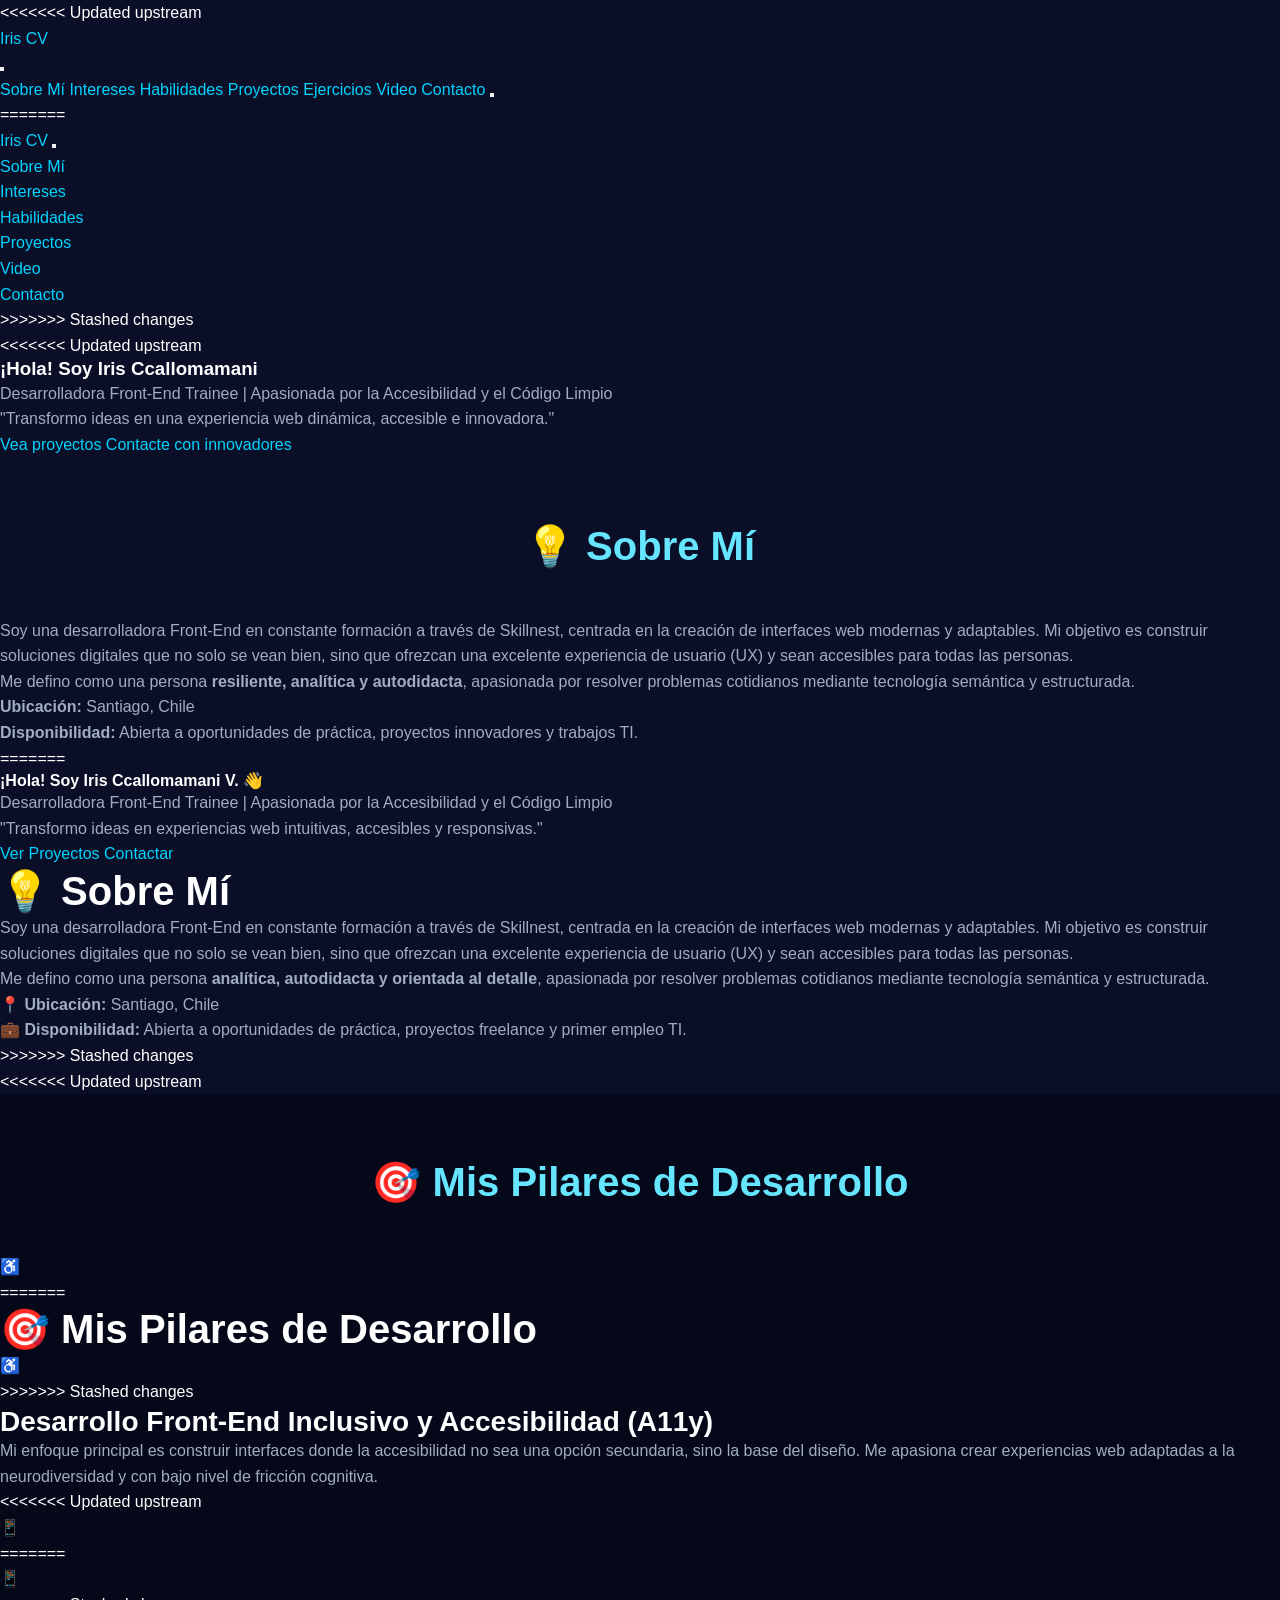
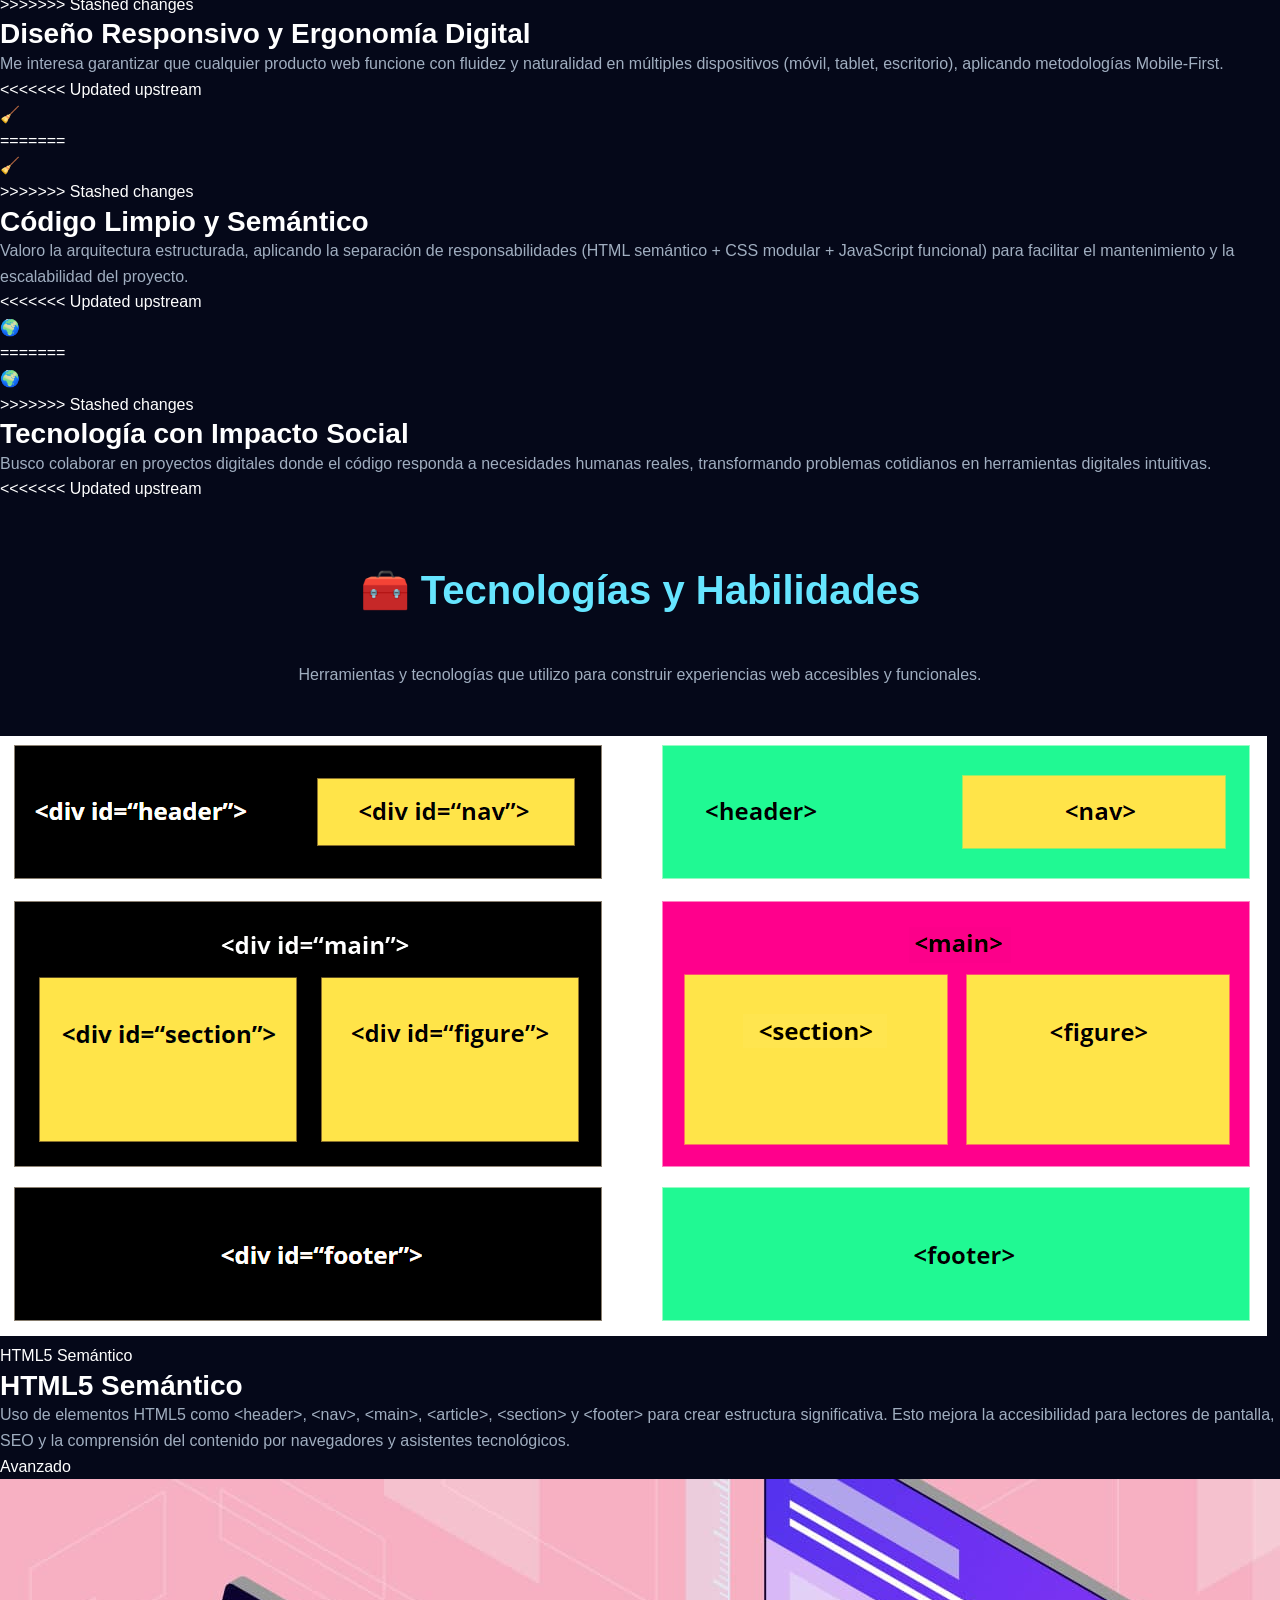
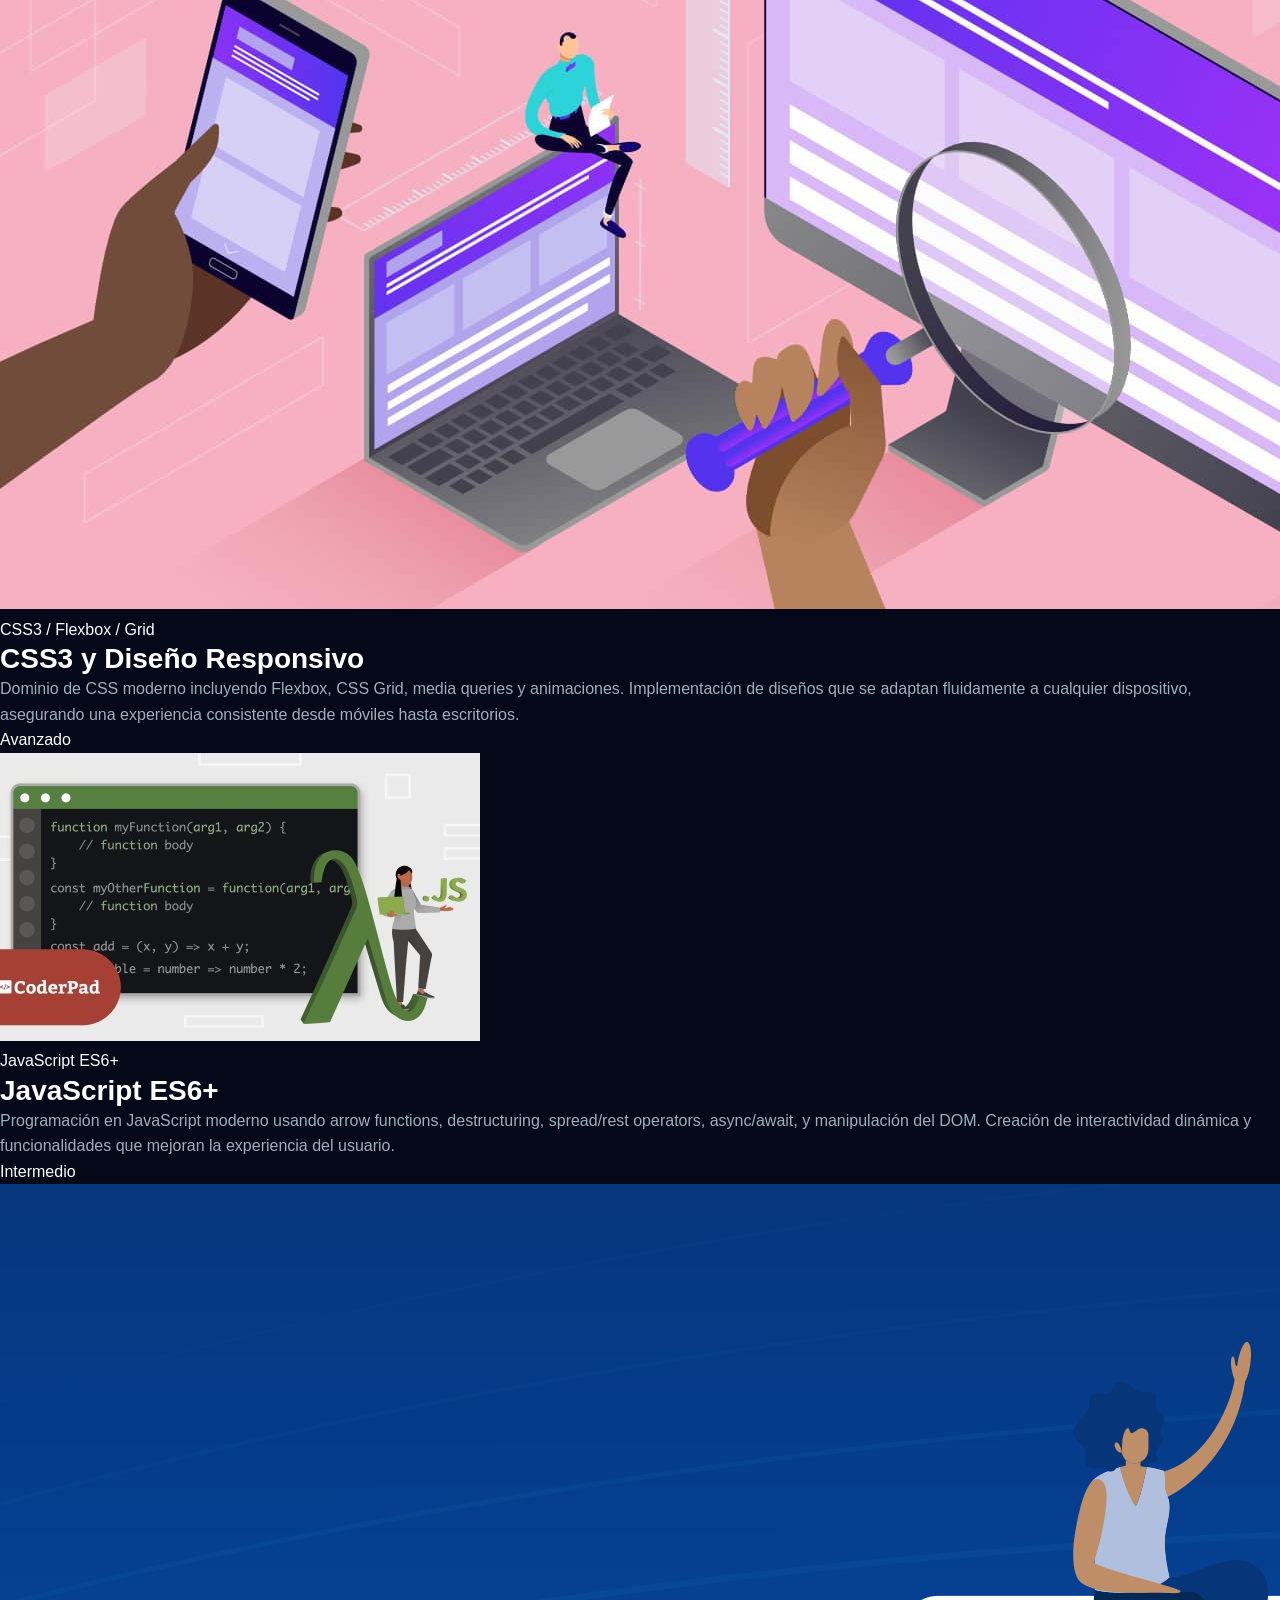
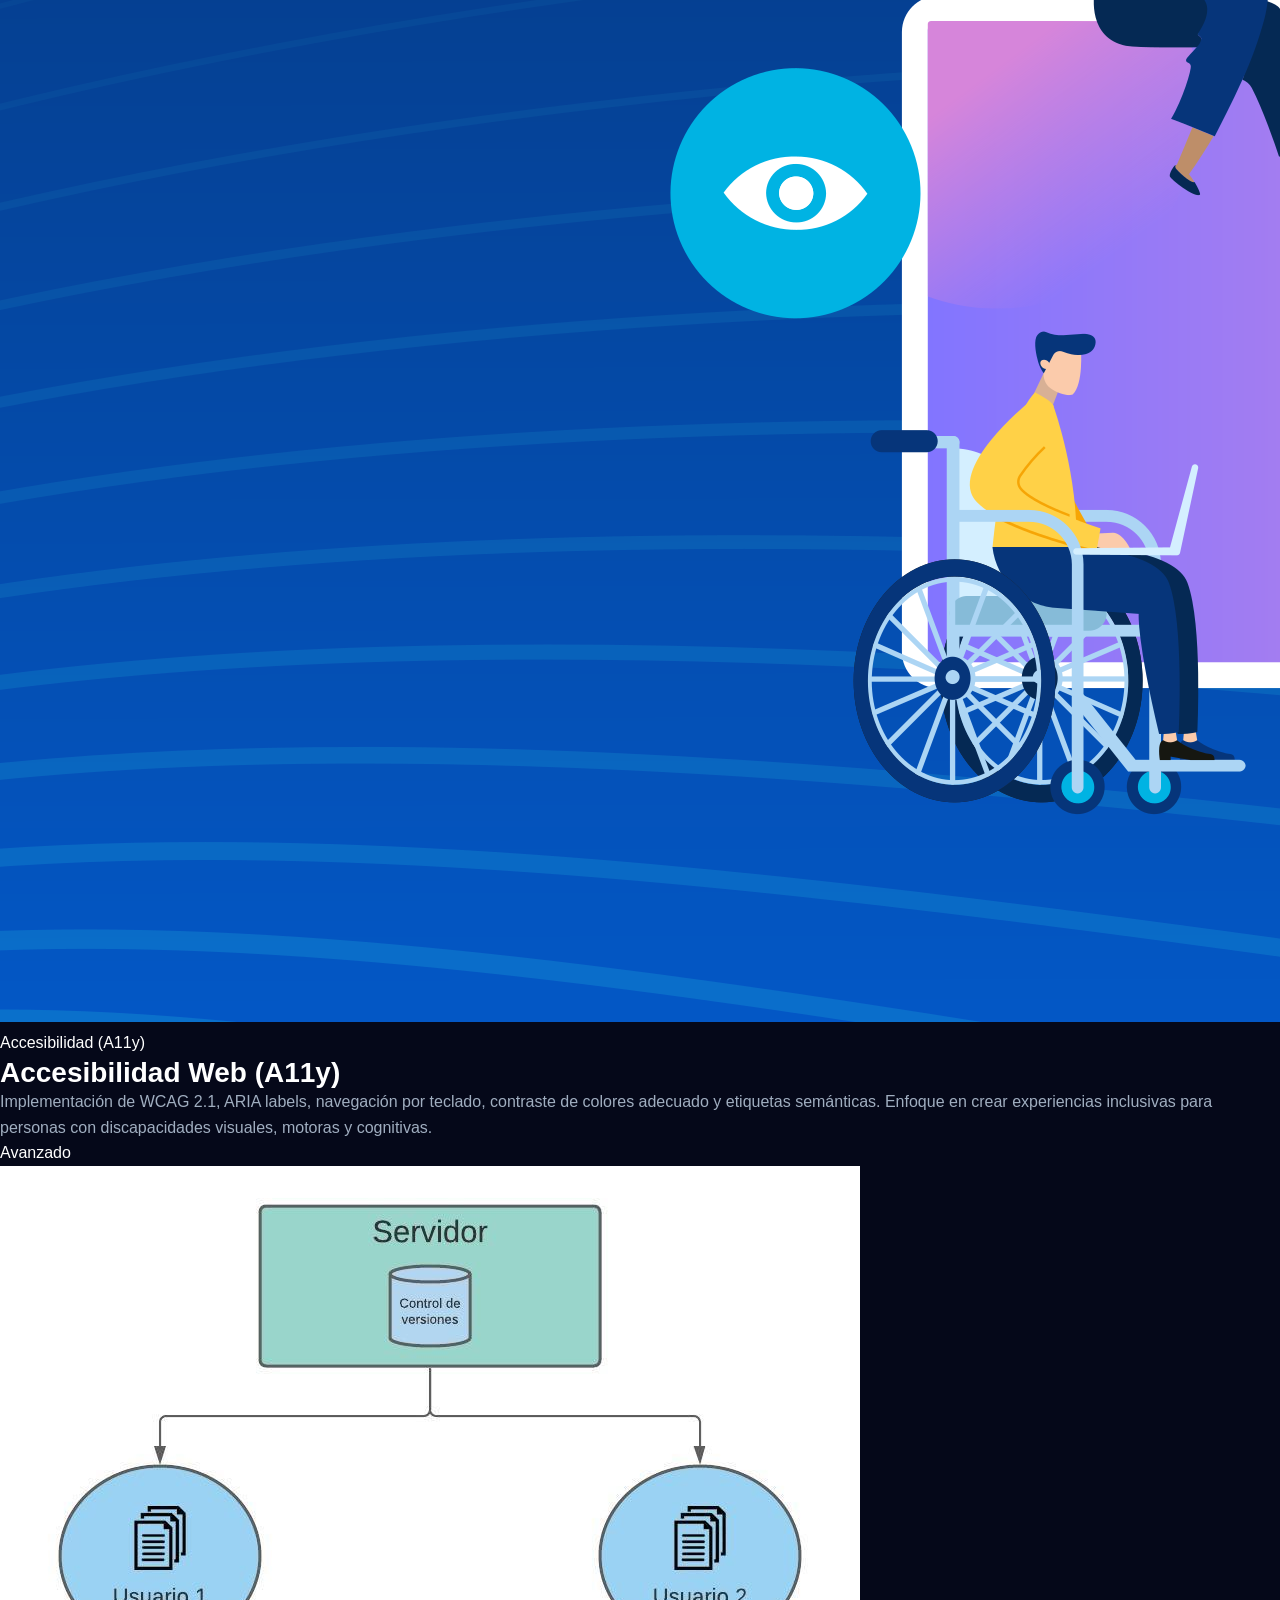
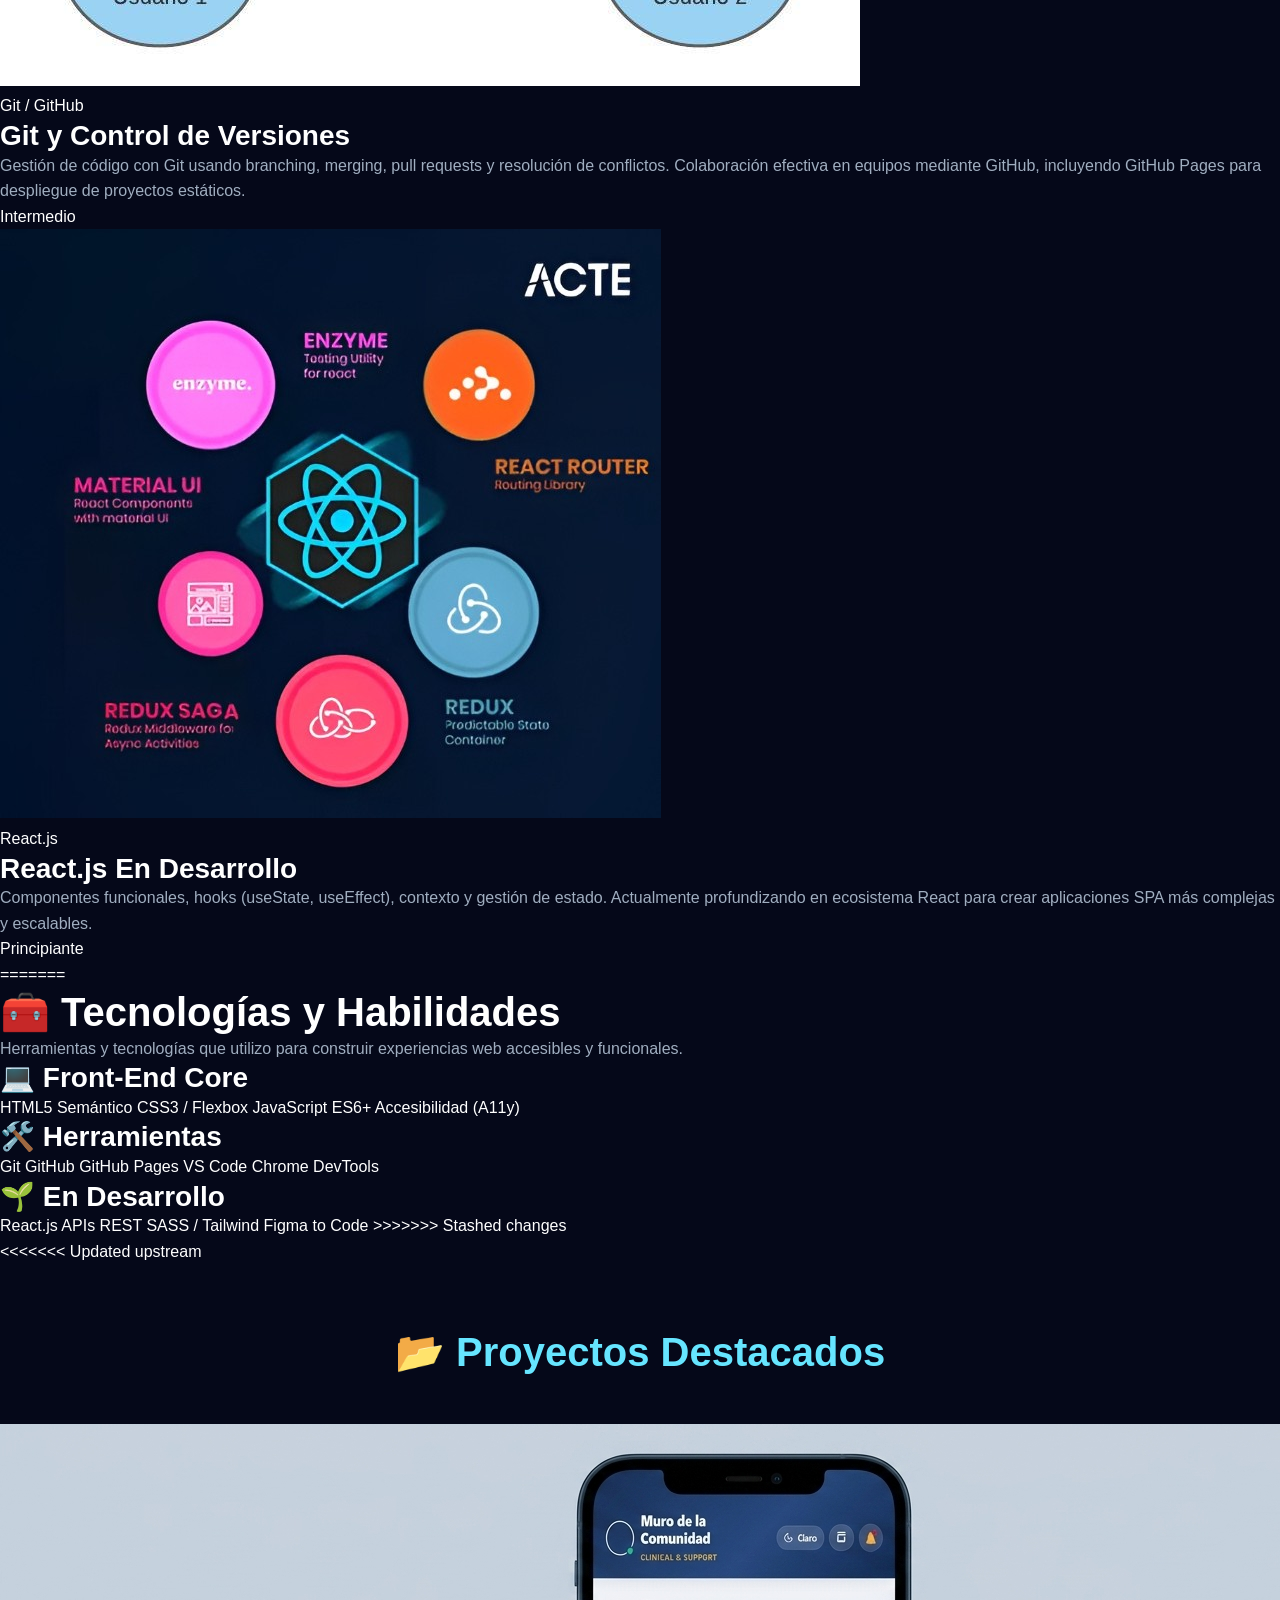
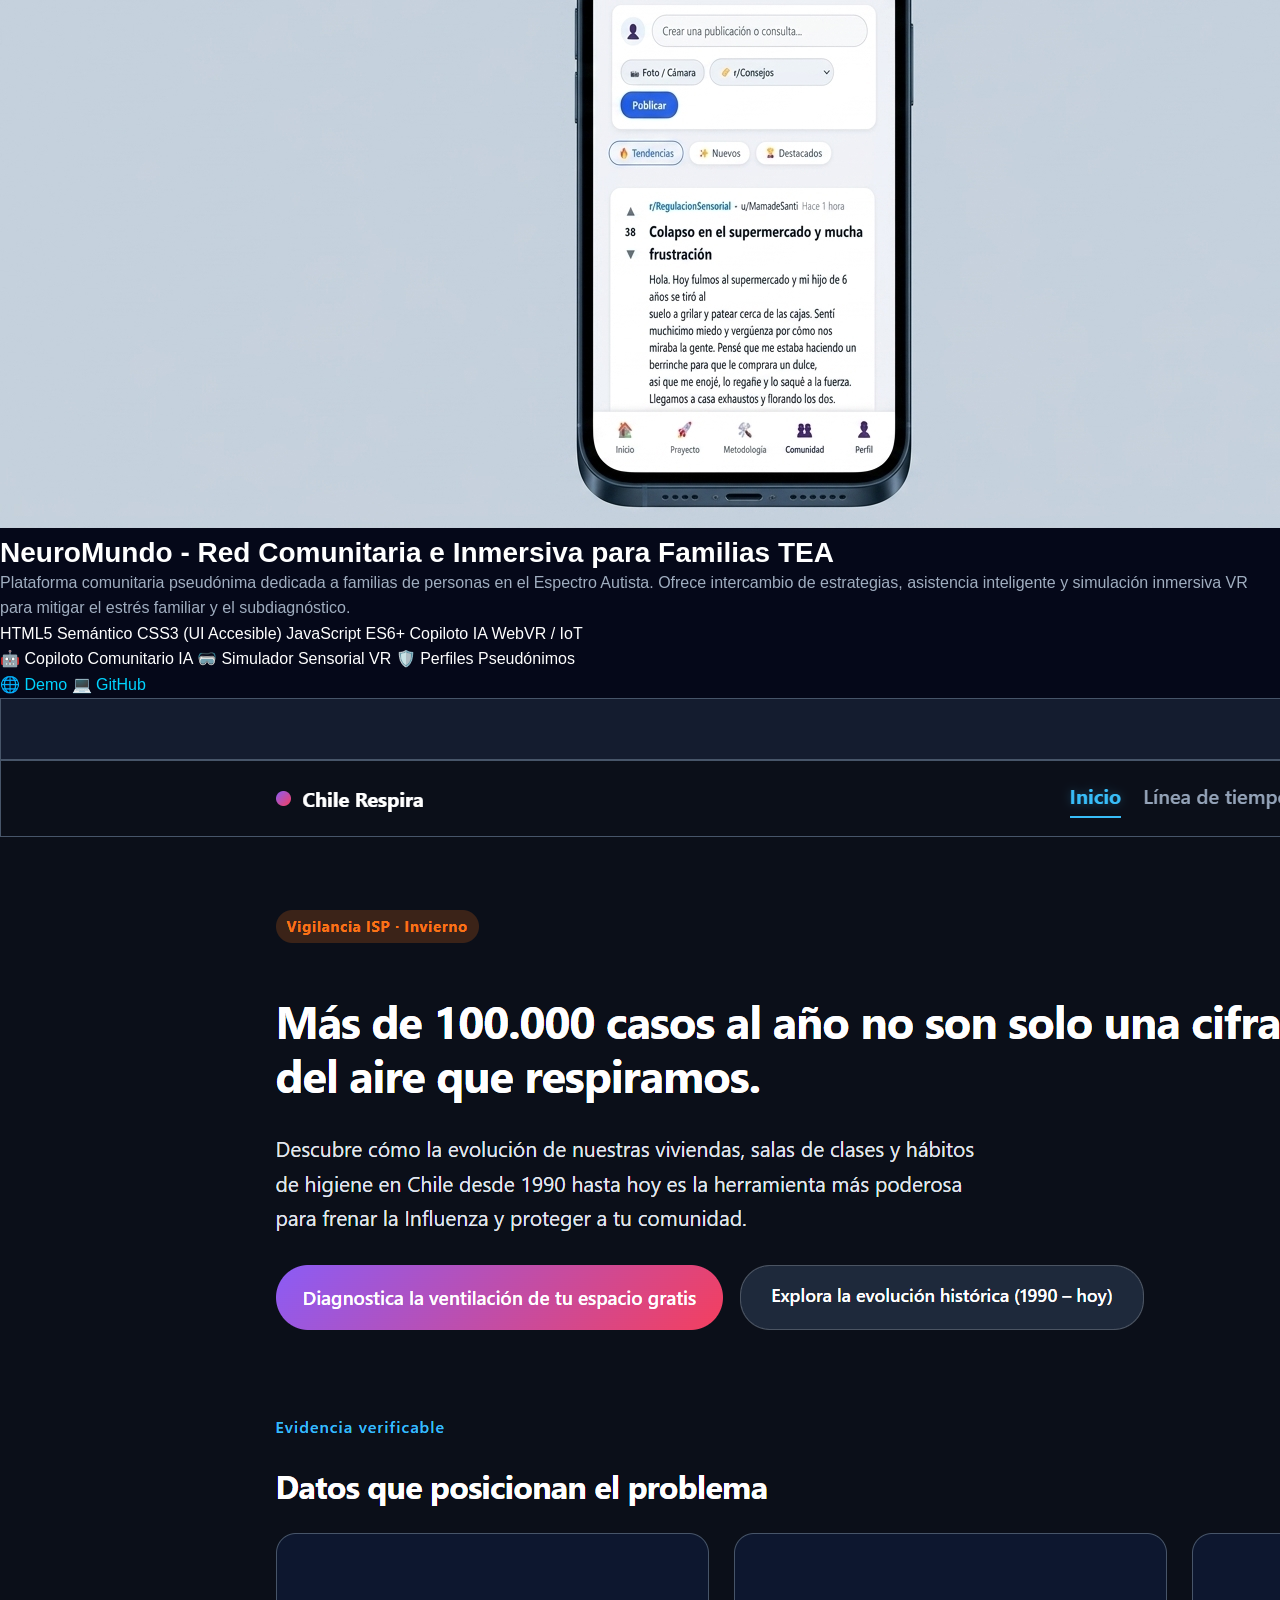
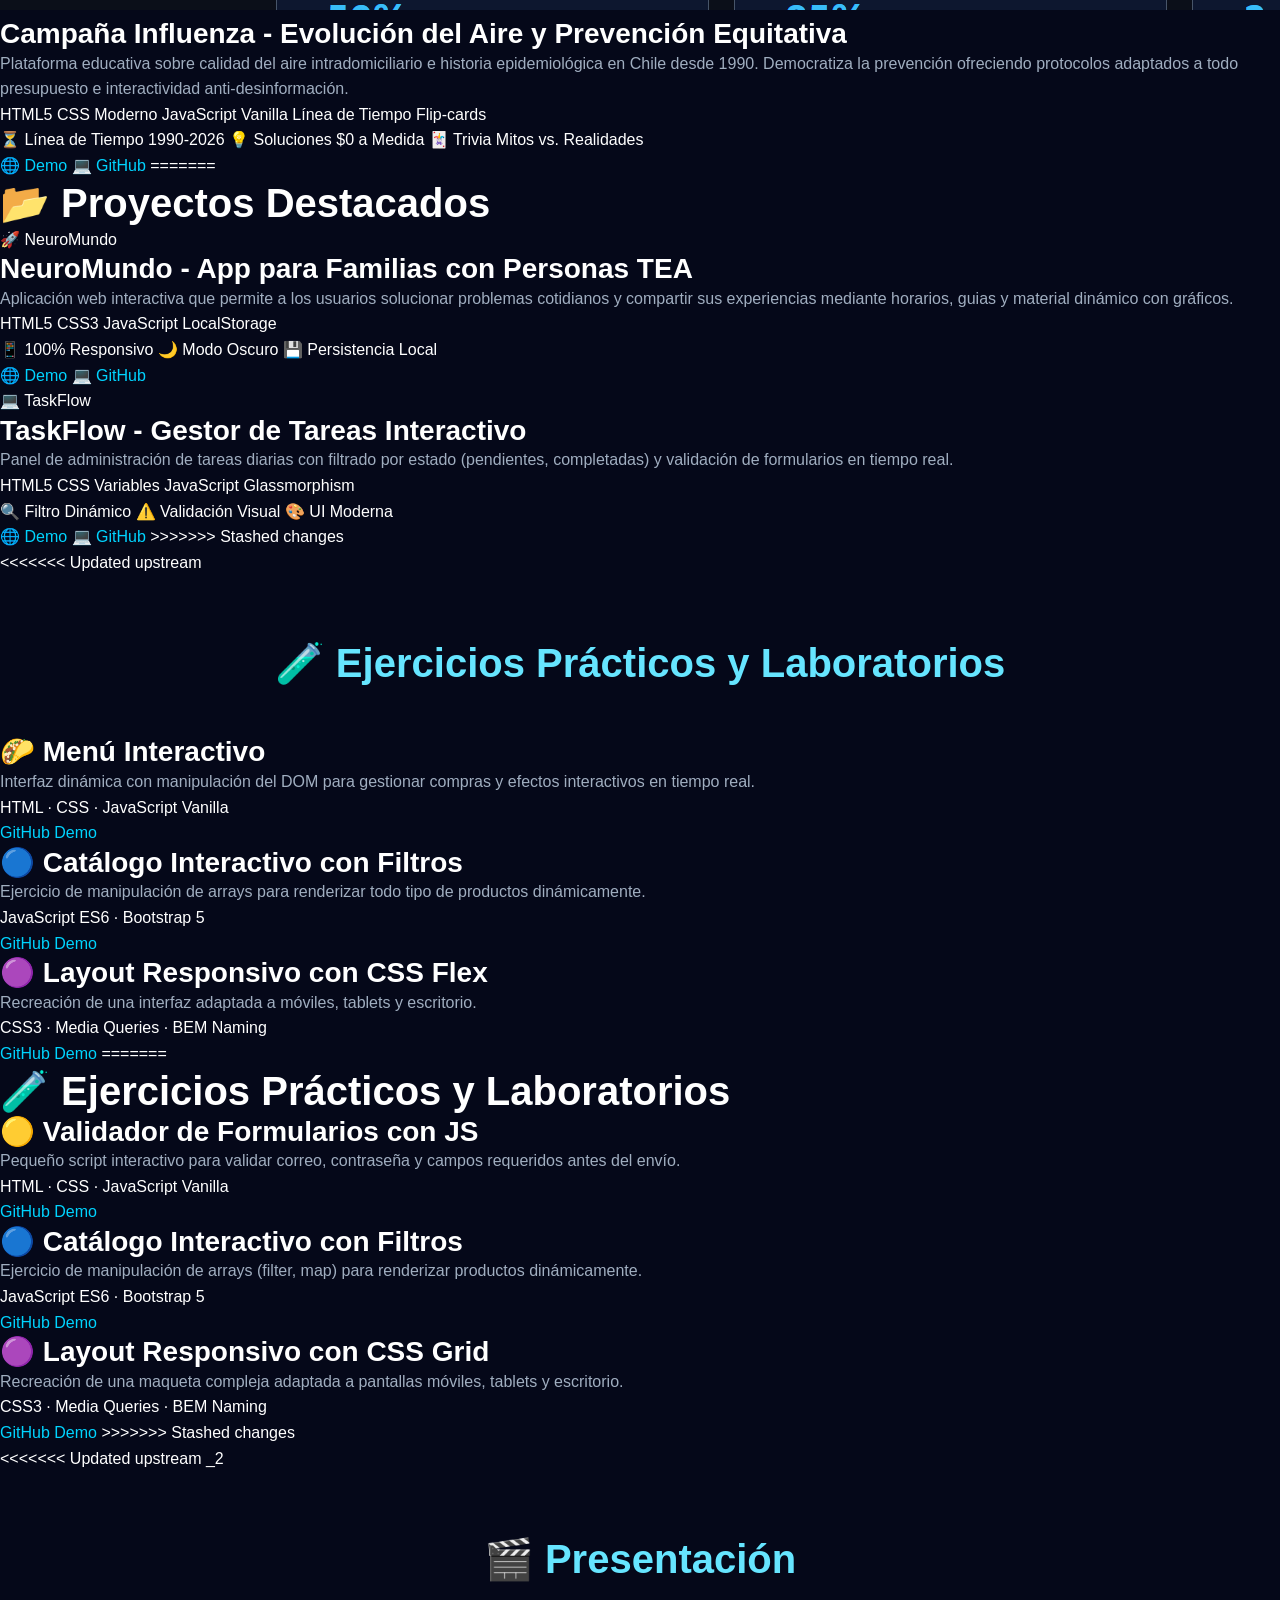
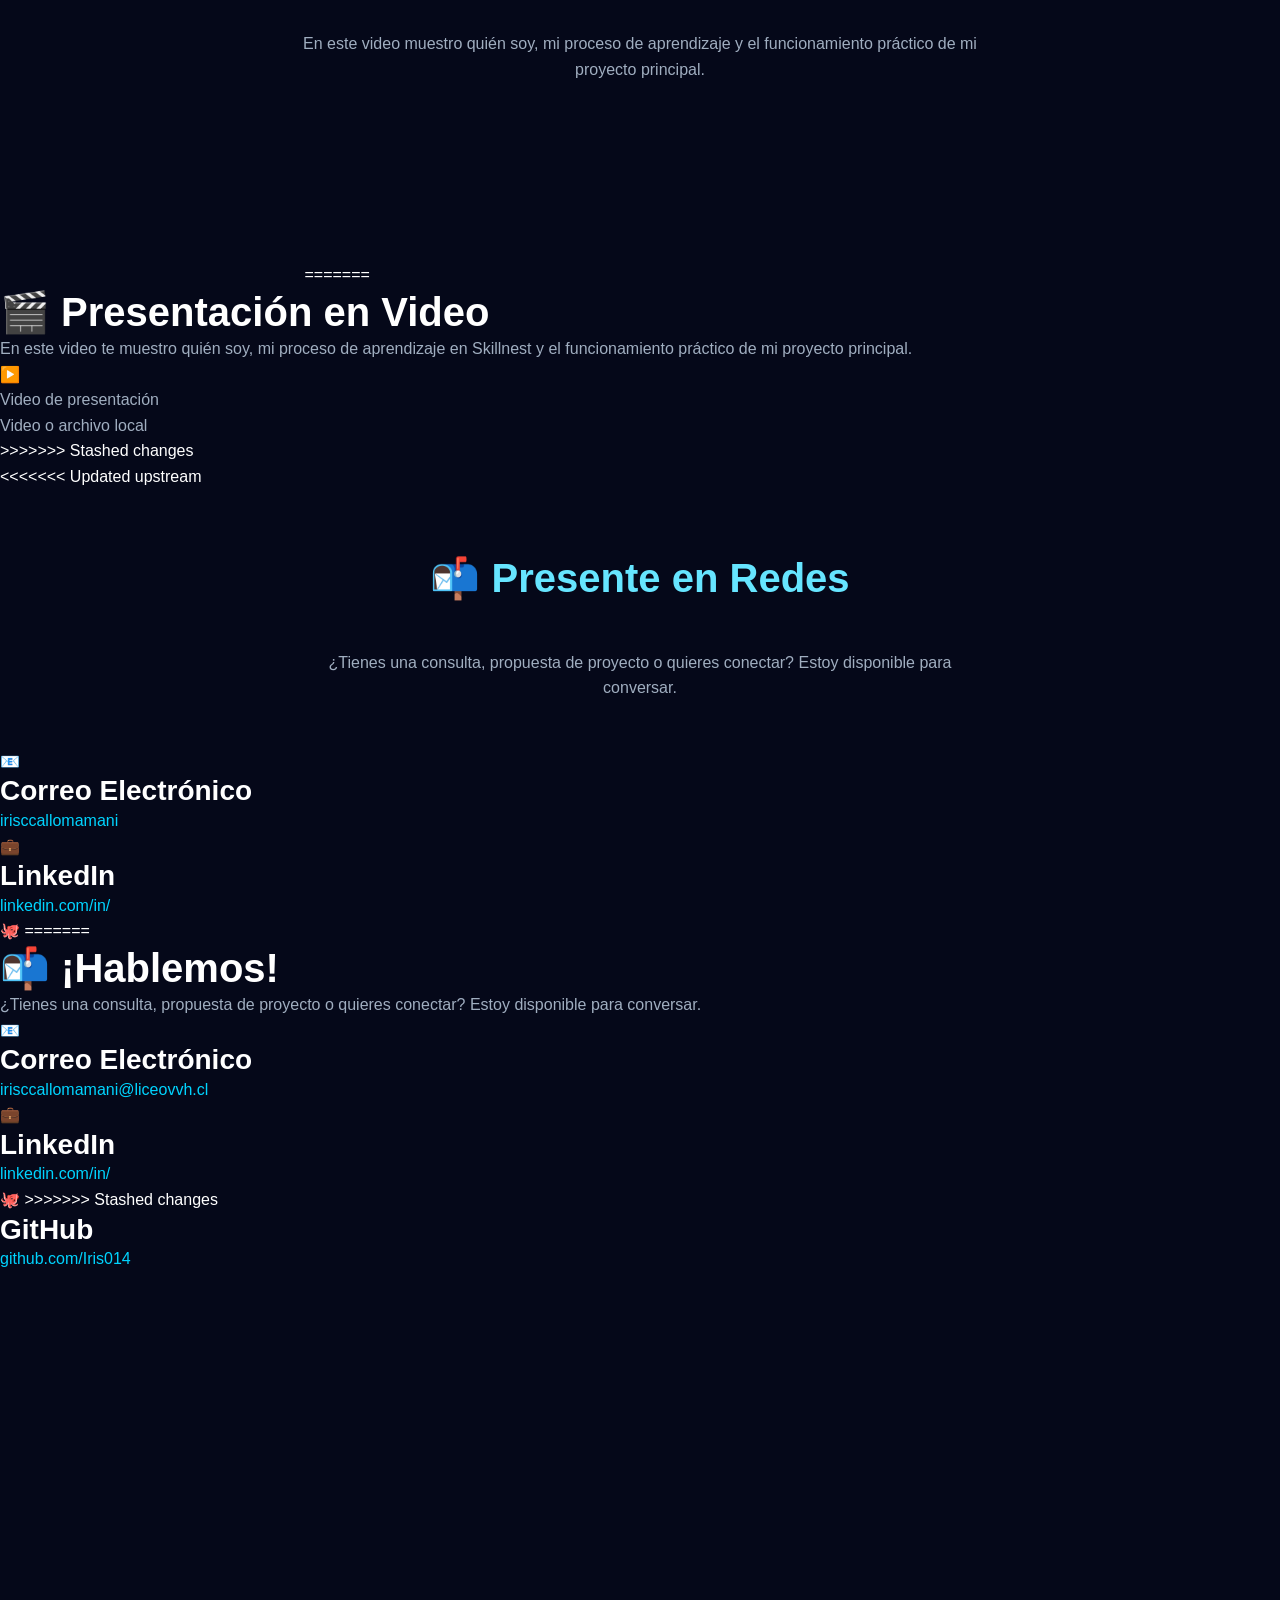
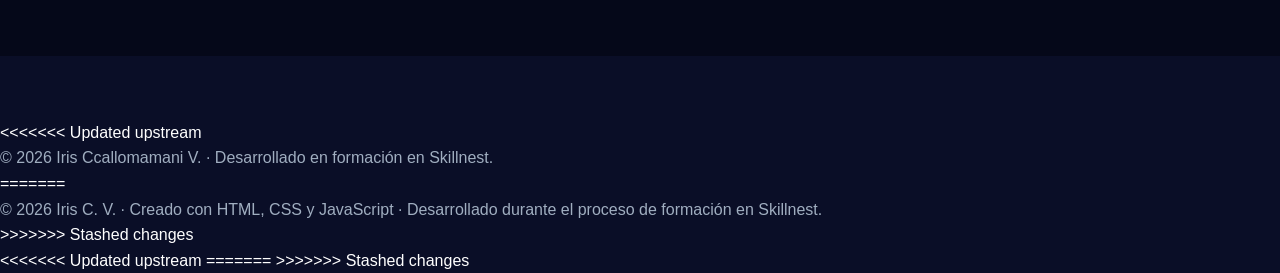
<file: index.html>
<!DOCTYPE html>
<html lang="es">

<head>
    <meta charset="UTF-8">
    <meta name="viewport" content="width=device-width, initial-scale=1.0">
<<<<<<< Updated upstream
    <meta name="author" content="Iris Ccallomamani V.">
    <title>Iris C. V.</title>
    <link rel="stylesheet" href="static/css/style.css">
</head>

<body>
    <header id="header">
        <nav class="site-navbar">
            <div class="navbar-wrapper">
                <a href="#inicio" class="site-logo">
                    <span class="grad-1">I</span><span class="grad-4">r</span><span class="grad-8">i</span><span
                        class="grad-11">s</span>
                    <span class="grad-15">C</span><span class="grad-18">V</span>
                </a>
                <div class="acciones-menu">
                    <button id="btn-menu" class="menu-toggler">
                        <span class="toggle-line line-top"></span>
                        <span class="toggle-line line-middle"></span>
                        <span class="toggle-line line-bottom"></span>
                    </button>
                </div>
                <div id="lista-enl" class="menu-list">
                    <a href="#sobre-mi" class="menu-item-link">Sobre Mí</a>
                    <a href="#intereses" class="menu-item-link">Intereses</a>
                    <a href="#habilidades" class="menu-item-link">Habilidades</a>
                    <a href="#proyectos" class="menu-item-link">Proyectos</a>
                    <a href="#ejercicios" class="menu-item-link">Ejercicios</a>
                    <a href="#video" class="menu-item-link">Video</a>
                    <a href="#contacto" class="menu-item-link">Contacto</a>
                    <button class="sensory-toggle" id="theme-toggle">
                        <div class="theme-icon">
                            <div class="moon-mask"></div>
                        </div>
                    </button>
                </div>
=======
    <meta name="author" content="Iris C. V.">
    <title>Iris C. V.</title>
    <link rel="stylesheet" href="static/css/style.css">
</head>
<body data-sensory="estandar">
    <header id="top">
        <nav class="navbar">
            <div class="nav-container">
                <a href="#top" class="nav-logo">Iris CV</a>
                <button class="nav-toggle" aria-label="Abrir menú" aria-controls="nav-menu" aria-expanded="false">
                    <span class="hamburger"></span>
                </button>
                <ul class="nav-menu" id="nav-menu">
                    <li><a href="#sobre-mi" class="nav-link">Sobre Mí</a></li>
                    <li><a href="#intereses" class="nav-link">Intereses</a></li>
                    <li><a href="#habilidades" class="nav-link">Habilidades</a></li>
                    <li><a href="#proyectos" class="nav-link">Proyectos</a></li>
                    <li><a href="#video" class="nav-link">Video</a></li>
                    <li><a href="#contacto" class="nav-link">Contacto</a></li>
                </ul>
>>>>>>> Stashed changes
            </div>
        </nav>
    </header>
    <main>
<<<<<<< Updated upstream
        <section id="inicio" class="hero-wrapper">
            <div class="hero-inner">
                <h1 class="hero-main-title">
                    ¡Hola! Soy <span class="text-gradient-effect">Iris Ccallomamani</span>
                </h1>
                <div class="max-width">
                    <p class="hero-subheading">Desarrolladora Front-End Trainee | Apasionada por la Accesibilidad y el
                        Código Limpio</p>
                    <p class="hero-quote-box">"Transformo ideas en una experiencia web dinámica, accesible e
                        innovadora."
                    </p>
                    <div class="hero-actions">
                        <a href="#proyectos" class="ui-btn ui-btn-primary">Vea proyectos</a>
                        <a href="#contacto" class="ui-btn ui-btn-secondary">Contacte con innovadores</a>
                    </div>
                </div>
            </div>
            <div class="hero-bg-layer">
                <div class="bg-blob blob-alpha"></div>
                <div class="bg-blob blob-beta"></div>
                <div class="bg-blob blob-gamma"></div>
            </div>
        </section>

        <section id="sobre-mi" class="site-section">
            <div class="layout-container">
                <h2 class="heading-primary">
                    💡
                    <span class="grad-1_2">S</span><span class="grad-4_2">o</span><span class="grad-7_2">b</span><span
                        class="grad-10_2">r</span><span class="grad-13_2">e</span>
                    <span class="grad-16_2">M</span><span class="grad-18_2">í</span>
                </h2>
                <div class="about-wrapper">
                    <div class="about-description">
                        <p>Soy una desarrolladora Front-End en constante formación a través de Skillnest, centrada en la
                            creación de interfaces web modernas y adaptables. Mi objetivo es construir soluciones
                            digitales que no solo se vean bien, sino que ofrezcan una excelente experiencia de usuario
                            (UX) y sean accesibles para todas las personas.</p>
                        <p>Me defino como una persona <strong>resiliente, analítica y autodidacta</strong>,
                            apasionada por resolver problemas cotidianos mediante tecnología semántica y estructurada.
                        </p>
                        <div class="about-meta-box">
                            <p><strong>Ubicación:</strong> Santiago, Chile</p>
                            <p><strong>Disponibilidad:</strong> Abierta a oportunidades de práctica, proyectos
                                innovadores y trabajos TI.</p>
=======
        <section id="hero" class="hero-section">
            <div class="hero-content">
                <h1 class="hero-title">
                    ¡Hola! Soy <span class="gradient-text">Iris Ccallomamani V.</span> 👋
                </h1>
                <p class="hero-subtitle">Desarrolladora Front-End Trainee | Apasionada por la Accesibilidad y el Código Limpio</p>
                <p class="hero-quote">"Transformo ideas en experiencias web intuitivas, accesibles y responsivas."</p>
                <div class="hero-buttons">
                    <a href="#proyectos" class="btn btn-primary">Ver Proyectos</a>
                    <a href="#contacto" class="btn btn-secondary">Contactar</a>
                </div>
            </div>
            <div class="hero-background">
                <div class="gradient-blob blob-1"></div>
                <div class="gradient-blob blob-2"></div>
                <div class="gradient-blob blob-3"></div>
            </div>
        </section>

        <section id="sobre-mi" class="section">
            <div class="container">
                <h2 class="section-title">💡 Sobre Mí</h2>
                <div class="about-content">
                    <div class="about-text">
                        <p>Soy una desarrolladora Front-End en constante formación a través de Skillnest, centrada en la creación de interfaces web modernas y adaptables. Mi objetivo es construir soluciones digitales que no solo se vean bien, sino que ofrezcan una excelente experiencia de usuario (UX) y sean accesibles para todas las personas.</p>
                        <p>Me defino como una persona <strong>analítica, autodidacta y orientada al detalle</strong>, apasionada por resolver problemas cotidianos mediante tecnología semántica y estructurada.</p>
                        <div class="about-info">
                            <p><strong>📍 Ubicación:</strong> Santiago, Chile</p>
                            <p><strong>💼 Disponibilidad:</strong> Abierta a oportunidades de práctica, proyectos freelance y primer empleo TI.</p>
>>>>>>> Stashed changes
                        </div>
                    </div>
                </div>
            </div>
        </section>

<<<<<<< Updated upstream
        <section id="intereses" class="site-section section-themed-dark">
            <div class="layout-container">
                <h2 class="heading-primary">
                    🎯
                    <span class="grad-1_2">M</span><span class="grad-2_2">i</span><span class="grad-3_2">s</span>
                    <span class="grad-4_2">P</span><span class="grad-5_2">i</span><span class="grad-5_2">l</span><span
                        class="grad-6_2">a</span><span class="grad-7_2">r</span><span class="grad-8_2">e</span><span
                        class="grad-8_2">s</span>
                    <span class="grad-9_2">d</span><span class="grad-10_2">e</span>
                    <span class="grad-11_2">D</span><span class="grad-11_2">e</span><span class="grad-12_2">s</span><span
                        class="grad-13_2">a</span><span class="grad-14_2">r</span><span class="grad-14_2">r</span><span
                        class="grad-15_2">o</span><span class="grad-16_2">l</span><span class="grad-17_2">l</span><span
                        class="grad-18_2">o</span>
                </h2>
                <div class="grid-intereses">
                    <div class="interest-item-card">
                        <div class="interest-card-icon">♿</div>
=======
        <section id="intereses" class="section section-dark">
            <div class="container">
                <h2 class="section-title">🎯 Mis Pilares de Desarrollo</h2>
                <div class="interests-grid">
                    <div class="interest-card">
                        <div class="interest-icon">♿</div>
>>>>>>> Stashed changes
                        <h3>Desarrollo Front-End Inclusivo y Accesibilidad (A11y)</h3>
                        <p>Mi enfoque principal es construir interfaces donde la accesibilidad no sea una opción
                            secundaria, sino la base del diseño. Me apasiona crear experiencias web adaptadas a la
                            neurodiversidad y con bajo nivel de fricción cognitiva.</p>
                    </div>
<<<<<<< Updated upstream

                    <div class="interest-item-card">
                        <div class="interest-card-icon">📱</div>
=======
                    <div class="interest-card">
                        <div class="interest-icon">📱</div>
>>>>>>> Stashed changes
                        <h3>Diseño Responsivo y Ergonomía Digital</h3>
                        <p>Me interesa garantizar que cualquier producto web funcione con fluidez y naturalidad en
                            múltiples dispositivos (móvil, tablet, escritorio), aplicando metodologías Mobile-First.</p>
                    </div>
<<<<<<< Updated upstream

                    <div class="interest-item-card">
                        <div class="interest-card-icon">🧹</div>
=======
                    <div class="interest-card">
                        <div class="interest-icon">🧹</div>
>>>>>>> Stashed changes
                        <h3>Código Limpio y Semántico</h3>
                        <p>Valoro la arquitectura estructurada, aplicando la separación de responsabilidades (HTML
                            semántico + CSS modular + JavaScript funcional) para facilitar el mantenimiento y la
                            escalabilidad del proyecto.</p>
                    </div>
<<<<<<< Updated upstream

                    <div class="interest-item-card">
                        <div class="interest-card-icon">🌍</div>
=======
                    <div class="interest-card">
                        <div class="interest-icon">🌍</div>
>>>>>>> Stashed changes
                        <h3>Tecnología con Impacto Social</h3>
                        <p>Busco colaborar en proyectos digitales donde el código responda a necesidades humanas reales,
                            transformando problemas cotidianos en herramientas digitales intuitivas.</p>
                    </div>
                </div>
            </div>
        </section>

<<<<<<< Updated upstream
        <section id="habilidades" class="site-section">
            <div class="layout-container">
                <h2 class="heading-primary">
                    🧰
                    <span class="grad-1_2">T</span><span class="grad-2_2">e</span><span class="grad-2_2">c</span><span
                        class="grad-3_2">n</span><span class="grad-4_2">o</span><span class="grad-5_2">l</span><span
                        class="grad-5_2">o</span><span class="grad-6_2">g</span><span class="grad-7_2">í</span><span
                        class="grad-8_2">a</span><span class="grad-8_2">s</span>
                    <span class="grad-9_2">y</span>
                    <span class="grad-10_2">H</span><span class="grad-11_2">a</span><span class="grad-11_2">b</span><span
                        class="grad-12_2">i</span><span class="grad-13_2">l</span><span class="grad-14_2">i</span><span
                        class="grad-15_2">d</span><span class="grad-15_2">a</span><span class="grad-16_2">d</span><span
                        class="grad-17_2">e</span><span class="grad-18_2">s</span>
                </h2>
                <p class="heading-secondary">Herramientas y tecnologías que utilizo para construir experiencias web
                    accesibles y funcionales.</p>

                <div class="grid-habilidades">
                    <div class="skill-prominent-card">
                        <div class="skill-media-wrapper">
                            <img src="static/images/HTML5 Semántico.png" alt="HTML5 Semántico"
                                class="skill-media-image">
                            <div class="skill-media-overlay">
                                <span class="skill-media-label">HTML5 Semántico</span>
                            </div>
                        </div>
                        <div class="skill-details">
                            <h3>HTML5 Semántico</h3>
                            <p>Uso de elementos HTML5 como &lt;header&gt;, &lt;nav&gt;, &lt;main&gt;, &lt;article&gt;,
                                &lt;section&gt; y &lt;footer&gt; para crear estructura significativa. Esto mejora la
                                accesibilidad para lectores de pantalla, SEO y la comprensión del contenido por
                                navegadores y asistentes tecnológicos.</p>
                            <div class="skill-level">
                                <span class="skill-level-indicator"></span>
                                <span class="skill-level-text">Avanzado</span>
                            </div>
                        </div>
                    </div>
                    <div class="skill-prominent-card">
                        <div class="skill-media-wrapper">
                            <img src="static/images/css responsivo.jpg" alt="CSS3 y Diseño Responsivo"
                                class="skill-media-image">
                            <div class="skill-media-overlay">
                                <span class="skill-media-label">CSS3 / Flexbox / Grid</span>
                            </div>
                        </div>
                        <div class="skill-details">
                            <h3>CSS3 y Diseño Responsivo</h3>
                            <p>Dominio de CSS moderno incluyendo Flexbox, CSS Grid, media queries y animaciones.
                                Implementación de diseños que se adaptan fluidamente a cualquier dispositivo, asegurando
                                una experiencia consistente desde móviles hasta escritorios.</p>
                            <div class="skill-level">
                                <span class="skill-level-indicator"></span>
                                <span class="skill-level-text">Avanzado</span>
                            </div>
                        </div>
                    </div>
                    <div class="skill-prominent-card">
                        <div class="skill-media-wrapper">
                            <img src="static/images/JavaScript ES6+.jpg" alt="JavaScript ES6+"
                                class="skill-media-image">
                            <div class="skill-media-overlay">
                                <span class="skill-media-label">JavaScript ES6+</span>
                            </div>
                        </div>
                        <div class="skill-details">
                            <h3>JavaScript ES6+</h3>
                            <p>Programación en JavaScript moderno usando arrow functions, destructuring, spread/rest
                                operators, async/await, y manipulación del DOM. Creación de interactividad dinámica y
                                funcionalidades que mejoran la experiencia del usuario.</p>
                            <div class="skill-level">
                                <span class="skill-level-indicator"></span>
                                <span class="skill-level-text">Intermedio</span>
                            </div>
                        </div>
                    </div>
                    <div class="skill-prominent-card">
                        <div class="skill-media-wrapper">
                            <img src="static/images/Accesibilidad Web (A11y).png" alt="Accesibilidad Web"
                                class="skill-media-image">
                            <div class="skill-media-overlay">
                                <span class="skill-media-label">Accesibilidad (A11y)</span>
                            </div>
                        </div>
                        <div class="skill-details">
                            <h3>Accesibilidad Web (A11y)</h3>
                            <p>Implementación de WCAG 2.1, ARIA labels, navegación por teclado, contraste de colores
                                adecuado y etiquetas semánticas. Enfoque en crear experiencias inclusivas para personas
                                con discapacidades visuales, motoras y cognitivas.</p>
                            <div class="skill-level">
                                <span class="skill-level-indicator"></span>
                                <span class="skill-level-text">Avanzado</span>
                            </div>
                        </div>
                    </div>
                    <div class="skill-prominent-card">
                        <div class="skill-media-wrapper">
                            <img src="static/images/Git y Control de Versiones.jpeg" alt="Git y GitHub"
                                class="skill-media-image">
                            <div class="skill-media-overlay">
                                <span class="skill-media-label">Git / GitHub</span>
                            </div>
                        </div>
                        <div class="skill-details">
                            <h3>Git y Control de Versiones</h3>
                            <p>Gestión de código con Git usando branching, merging, pull requests y resolución de
                                conflictos. Colaboración efectiva en equipos mediante GitHub, incluyendo GitHub Pages
                                para despliegue de proyectos estáticos.</p>
                            <div class="skill-level">
                                <span class="skill-level-indicator"></span>
                                <span class="skill-level-text">Intermedio</span>
                            </div>
                        </div>
                    </div>
                    <div class="skill-prominent-card skill-in-development">
                        <div class="skill-media-wrapper">
                            <img src="static/images/React.js.jpg" alt="React.js" class="skill-media-image">
                            <div class="skill-media-overlay">
                                <span class="skill-media-label">React.js</span>
                            </div>
                        </div>
                        <div class="skill-details">
                            <h3>React.js <span class="dev-badge">En Desarrollo</span></h3>
                            <p>Componentes funcionales, hooks (useState, useEffect), contexto y gestión de estado.
                                Actualmente profundizando en ecosistema React para crear aplicaciones SPA más complejas
                                y escalables.</p>
                            <div class="skill-level">
                                <span class="skill-level-indicator"></span>
                                <span class="skill-level-text">Principiante</span>
                            </div>
=======
        <section id="habilidades" class="section">
            <div class="container">
                <h2 class="section-title">🧰 Tecnologías y Habilidades</h2>
                <p class="section-subtitle">Herramientas y tecnologías que utilizo para construir experiencias web accesibles y funcionales.</p>
                
                <div class="skills-grid">
                    <div class="skill-card">
                        <h3 class="skill-card-title">💻 Front-End Core</h3>
                        <div class="skill-badges">
                            <span class="badge badge-primary">HTML5 Semántico</span>
                            <span class="badge badge-primary">CSS3 / Flexbox</span>
                            <span class="badge badge-primary">JavaScript ES6+</span>
                            <span class="badge badge-primary">Accesibilidad (A11y)</span>
                        </div>
                    </div>

                    <div class="skill-card">
                        <h3 class="skill-card-title">🛠️ Herramientas</h3>
                        <div class="skill-badges">
                            <span class="badge badge-secondary">Git</span>
                            <span class="badge badge-secondary">GitHub</span>
                            <span class="badge badge-secondary">GitHub Pages</span>
                            <span class="badge badge-secondary">VS Code</span>
                            <span class="badge badge-secondary">Chrome DevTools</span>
                        </div>
                    </div>

                    <div class="skill-card skill-card-learning">
                        <h3 class="skill-card-title">🌱 En Desarrollo</h3>
                        <div class="skill-badges">
                            <span class="badge badge-success">React.js</span>
                            <span class="badge badge-success">APIs REST</span>
                            <span class="badge badge-success">SASS / Tailwind</span>
                            <span class="badge badge-success">Figma to Code</span>
>>>>>>> Stashed changes
                        </div>
                    </div>
                </div>
            </div>
        </section>

<<<<<<< Updated upstream
        <section id="proyectos" class="site-section section-themed-dark">
            <div class="layout-container">
                <h2 class="heading-primary">
                    📂
                    <span class="grad-1_2">P</span><span class="grad-2_2">r</span><span class="grad-3_2">o</span><span
                        class="grad-4_2">y</span><span class="grad-5_2">e</span><span class="grad-6_2">c</span><span
                        class="grad-7_2">t</span><span class="grad-8_2">o</span><span class="grad-9_2">s</span>
                    <span class="grad-10_2">D</span><span class="grad-11_2">e</span><span class="grad-12_2">s</span><span
                        class="grad-13_2">t</span><span class="grad-14_2">a</span><span class="grad-15_2">c</span><span
                        class="grad-16_2">a</span><span class="grad-17_2">d</span><span class="grad-18_2">o</span><span
                        class="grad-18_2">s</span>
                </h2>
                <div class="grid-proyectos">
                    <div class="project-item-card">
                        <div class="project-media-wrapper">
                            <img src="static/images/neuro mundo.jpg" class="img-neuromundo" alt="NeuroMundo">
                        </div>
                        <div class="project-details">
                            <h3>NeuroMundo - Red Comunitaria e Inmersiva para Familias TEA</h3>
                            <p>Plataforma comunitaria pseudónima dedicada a familias de personas en el Espectro Autista.
                                Ofrece intercambio de estrategias, asistencia inteligente y simulación inmersiva VR para
                                mitigar el estrés familiar y el subdiagnóstico.</p>
                            <div class="project-tags-list">
                                <span class="tag-item">HTML5 Semántico</span>
                                <span class="tag-item">CSS3 (UI Accesible)</span>
                                <span class="tag-item">JavaScript ES6+</span>
                                <span class="tag-item">Copiloto IA</span>
                                <span class="tag-item">WebVR / IoT</span>
                            </div>
                            <div class="project-highlights">
                                <span>🤖 Copiloto Comunitario IA</span>
                                <span>🥽 Simulador Sensorial VR</span>
                                <span>🛡️ Perfiles Pseudónimos</span>
                            </div>
                            <div class="project-actions">
                                <a href="https://iris014.github.io/App-Neuro-Mundo/" class="ui-btn-link"
                                    target="_blank">🌐 Demo</a>
                                <a href="https://github.com/Iris014/App-Neuro-Mundo" class="ui-btn-link"
                                    target="_blank">💻 GitHub</a>
                            </div>
                        </div>
                    </div>
                    <div class="project-item-card">
                        <div class="project-media-wrapper">
                            <img src="static/images/prevencion influenza.png" class="img-influenza"
                                alt="Campaña de Prevencióm">
                        </div>
                        <div class="project-details">
                            <h3>Campaña Influenza - Evolución del Aire y Prevención Equitativa</h3>
                            <p>Plataforma educativa sobre calidad del aire intradomiciliario e historia epidemiológica
                                en Chile desde 1990. Democratiza la prevención ofreciendo protocolos adaptados a todo
                                presupuesto e interactividad anti-desinformación.</p>
                            <div class="project-tags-list">
                                <span class="tag-item">HTML5</span>
                                <span class="tag-item">CSS Moderno</span>
                                <span class="tag-item">JavaScript Vanilla</span>
                                <span class="tag-item">Línea de Tiempo</span>
                                <span class="tag-item">Flip-cards</span>
                            </div>
                            <div class="project-highlights">
                                <span>⏳ Línea de Tiempo 1990-2026</span>
                                <span>💡 Soluciones $0 a Medida</span>
                                <span>🃏 Trivia Mitos vs. Realidades</span>
                            </div>
                            <div class="project-actions">
                                <a href="https://iris014.github.io/Prevencion-De-LaInfluenza/" class="ui-btn-link"
                                    target="_blank">🌐 Demo</a>
                                <a href="https://github.com/Iris014/Prevencion-De-LaInfluenza" class="ui-btn-link"
                                    target="_blank">💻 GitHub</a>
=======
        <section id="proyectos" class="section section-dark">
            <div class="container">
                <h2 class="section-title">📂 Proyectos Destacados</h2>
                <div class="projects-grid">
                    <div class="project-card">
                        <div class="project-image">
                            <div class="project-placeholder">🚀 NeuroMundo</div>
                        </div>
                        <div class="project-content">
                            <h3>NeuroMundo - App para Familias con Personas TEA</h3>
                            <p>Aplicación web interactiva que permite a los usuarios solucionar problemas cotidianos y compartir sus experiencias mediante horarios, guias y material dinámico con gráficos. </p>
                            <div class="project-tech">
                                <span class="tech-tag">HTML5</span>
                                <span class="tech-tag">CSS3</span>
                                <span class="tech-tag">JavaScript</span>
                                <span class="tech-tag">LocalStorage</span>
                            </div>
                            <div class="project-features">
                                <span>📱 100% Responsivo</span>
                                <span>🌙 Modo Oscuro</span>
                                <span>💾 Persistencia Local</span>
                            </div>
                            <div class="project-links">
                                <a href="https://iris014.github.io/App-Neuro-Mundo/" class="btn-link" target="_blank">🌐 Demo</a>
                                <a href="https://github.com/Iris014/App-Neuro-Mundo" class="btn-link" target="_blank">💻 GitHub</a>
                            </div>
                        </div>
                    </div>

                    <div class="project-card">
                        <div class="project-image">
                            <div class="project-placeholder">💻 TaskFlow</div>
                        </div>
                        <div class="project-content">
                            <h3>TaskFlow - Gestor de Tareas Interactivo</h3>
                            <p>Panel de administración de tareas diarias con filtrado por estado (pendientes, completadas) y validación de formularios en tiempo real.</p>
                            <div class="project-tech">
                                <span class="tech-tag">HTML5</span>
                                <span class="tech-tag">CSS Variables</span>
                                <span class="tech-tag">JavaScript</span>
                                <span class="tech-tag">Glassmorphism</span>
                            </div>
                            <div class="project-features">
                                <span>🔍 Filtro Dinámico</span>
                                <span>⚠️ Validación Visual</span>
                                <span>🎨 UI Moderna</span>
                            </div>
                            <div class="project-links">
                                <a href="#" class="btn-link" target="_blank">🌐 Demo</a>
                                <a href="#" class="btn-link" target="_blank">💻 GitHub</a>
>>>>>>> Stashed changes
                            </div>
                        </div>
                    </div>
                </div>
            </div>
        </section>

<<<<<<< Updated upstream
        <section id="ejercicios" class="site-section">
            <div class="layout-container">
                <h2 class="heading-primary">
                    🧪
                    <span class="grad-1_2">E</span><span class="grad-1_2">j</span><span class="grad-2_2">e</span><span
                        class="grad-2_2">r</span><span class="grad-3_2">c</span><span class="grad-3_2">i</span><span
                        class="grad-4_2">c</span><span class="grad-4_2">i</span><span class="grad-5_2">o</span><span
                        class="grad-5_2">s</span>
                    <span class="grad-6_2">P</span><span class="grad-7_2">r</span><span class="grad-7_2">á</span><span
                        class="grad-8_2">c</span><span class="grad-8_2">t</span><span class="grad-9_2">i</span><span
                        class="grad-9_2">c</span><span class="grad-10_2">o</span><span class="grad-10_2">s</span>
                    <span class="grad-11_2">y</span>
                    <span class="grad-12_2">L</span><span class="grad-12_2">a</span><span class="grad-13_2">b</span><span
                        class="grad-13_2">o</span><span class="grad-14_2">r</span><span class="grad-14_2">a</span><span
                        class="grad-15_2">t</span><span class="grad-15_2">o</span><span class="grad-16_2">r</span><span
                        class="grad-17_2">i</span><span class="grad-17_2">o</span><span class="grad-18_2">s</span>
                </h2>
                <div class="grid-ejercicios">
                    <div class="mini-project-item-card">
                        <h3>🌮 Menú Interactivo</h3>
                        <p>Interfaz dinámica con manipulación del DOM para gestionar
                            compras y efectos interactivos en tiempo real.</p>
                        <div class="mini-project-tags">
                            <span>HTML</span> · <span>CSS</span> · <span>JavaScript Vanilla</span>
                        </div>
                        <div class="mini-project-actions">
                            <a href="https://github.com/Iris014/Skillnest_fundamentos_web/tree/main/STACK_JS/19_TacoPalace"
                                class="ui-btn-link-sm" target="_blank">GitHub</a>
                            <a href="static/pages/TacoPalace/index.html" class="ui-btn-link-sm" target="_blank">Demo</a>
                        </div>
                    </div>
                    <div class="mini-project-item-card">
                        <h3>🔵 Catálogo Interactivo con Filtros</h3>
                        <p>Ejercicio de manipulación de arrays para renderizar todo tipo de productos dinámicamente.</p>
                        <div class="mini-project-tags">
                            <span>JavaScript ES6</span> · <span>Bootstrap 5</span>
                        </div>
                        <div class="mini-project-actions">
                            <a href="https://github.com/Iris014/Skillnest_fundamentos_web/tree/main/STACK_JS/07_arreglos"
                                class="ui-btn-link-sm" target="_blank">GitHub</a>
                            <a href="static/pages/arreglos/index.html" class="ui-btn-link-sm" target="_blank">Demo</a>
                        </div>
                    </div>
                    <div class="mini-project-item-card">
                        <h3>🟣 Layout Responsivo con CSS Flex</h3>
                        <p>Recreación de una interfaz adaptada a móviles, tablets y escritorio.</p>
                        <div class="mini-project-tags">
                            <span>CSS3</span> · <span>Media Queries</span> · <span>BEM Naming</span>
                        </div>
                        <div class="mini-project-actions">
                            <a href="https://github.com/Iris014/microsoft_sitio-web" class="ui-btn-link-sm"
                                target="_blank">GitHub</a>
                            <a href="https://iris014.github.io/microsoft_sitio-web/" class="ui-btn-link-sm"
                                target="_blank">Demo</a>
=======
        <section id="tareas" class="section">
            <div class="container">
                <h2 class="section-title">🧪 Ejercicios Prácticos y Laboratorios</h2>
                <div class="mini-projects-grid">
                    <div class="mini-project-card">
                        <h3>🟡 Validador de Formularios con JS</h3>
                        <p>Pequeño script interactivo para validar correo, contraseña y campos requeridos antes del envío.</p>
                        <div class="mini-project-tech">
                            <span>HTML</span> · <span>CSS</span> · <span>JavaScript Vanilla</span>
                        </div>
                        <div class="mini-project-links">
                            <a href="#" class="btn-link-mini">GitHub</a>
                            <a href="#" class="btn-link-mini">Demo</a>
                        </div>
                    </div>

                    <div class="mini-project-card">
                        <h3>🔵 Catálogo Interactivo con Filtros</h3>
                        <p>Ejercicio de manipulación de arrays (filter, map) para renderizar productos dinámicamente.</p>
                        <div class="mini-project-tech">
                            <span>JavaScript ES6</span> · <span>Bootstrap 5</span>
                        </div>
                        <div class="mini-project-links">
                            <a href="#" class="btn-link-mini">GitHub</a>
                            <a href="#" class="btn-link-mini">Demo</a>
                        </div>
                    </div>

                    <div class="mini-project-card">
                        <h3>🟣 Layout Responsivo con CSS Grid</h3>
                        <p>Recreación de una maqueta compleja adaptada a pantallas móviles, tablets y escritorio.</p>
                        <div class="mini-project-tech">
                            <span>CSS3</span> · <span>Media Queries</span> · <span>BEM Naming</span>
                        </div>
                        <div class="mini-project-links">
                            <a href="#" class="btn-link-mini">GitHub</a>
                            <a href="#" class="btn-link-mini">Demo</a>
>>>>>>> Stashed changes
                        </div>
                    </div>
                </div>
            </div>
        </section>
<<<<<<< Updated upstream
_2
        <section id="video" class="site-section section-themed-dark">
            <div class="layout-container">
                <h2 class="heading-primary">
                    🎬
                    <span class="grad-1_2">P</span><span class="grad-2_2">r</span><span class="grad-4_2">e</span><span
                        class="grad-5_2">s</span><span class="grad-7_2">e</span><span class="grad-9_2">n</span><span
                        class="grad-10_2">t</span><span class="grad-12_2">a</span><span class="grad-14_2">c</span><span
                        class="grad-15_2">i</span><span class="grad-17_2">ó</span><span class="grad-18_2">n</span>
                </h2>
                <p class="heading-secondary">En este video muestro quién soy, mi proceso de aprendizaje
                    y el funcionamiento práctico de mi proyecto principal.</p>
                <div class="video-wrapper">
                    <video src="static/videos/prresentación-desarrollo.mp4" autoplay loop muted></video>
=======

        <section id="video" class="section section-dark">
            <div class="container">
                <h2 class="section-title">🎬 Presentación en Video</h2>
                <p class="section-subtitle">En este video te muestro quién soy, mi proceso de aprendizaje en Skillnest y el funcionamiento práctico de mi proyecto principal.</p>
                <div class="video-container">
                    <div class="video-placeholder">
                        <div class="video-icon">▶️</div>
                        <p>Video de presentación</p>
                        <p class="video-note">Video o archivo local</p>
                    </div>
>>>>>>> Stashed changes
                </div>
            </div>
        </section>

<<<<<<< Updated upstream
        <section id="contacto" class="site-section">
            <div class="layout-container">
                <h2 class="heading-primary">
                    📬
                    <span class="grad-1">P</span><span class="grad-2">r</span><span class="grad-3">e</span><span
                        class="grad-5">s</span><span class="grad-6">e</span><span class="grad-8">n</span><span
                        class="grad-9">t</span><span class="grad-11">e</span>
                    <span class="grad-12">e</span><span class="grad-13">n</span>
                    <span class="grad-14">R</span><span class="grad-15">e</span><span class="grad-16">d</span><span
                        class="grad-17">e</span><span class="grad-18">s</span>
                </h2>
                <p class="heading-secondary">¿Tienes una consulta, propuesta de proyecto o quieres conectar? Estoy
                    disponible para conversar.</p>
                <div class="contact-wrapper">
                    <div class="contact-list">
                        <div class="contact-card">
                            <span class="contact-card-icon">📧</span>
                            <div>
                                <h3>Correo Electrónico</h3>
                                <a href="mailto:irisccallomamani@liceovvh.cl">irisccallomamani</a>
                            </div>
                        </div>
                        <div class="contact-card">
                            <span class="contact-card-icon">💼</span>
                            <div>
                                <h3>LinkedIn</h3>
                                <a href="https://www.linkedin.com/in/iris-c-v-800b20435/"
                                    target="_blank">linkedin.com/in/</a>
                            </div>
                        </div>
                        <div class="contact-card">
                            <span class="contact-card-icon">🐙</span>
=======
        <section id="contacto" class="section">
            <div class="container">
                <h2 class="section-title">📬 ¡Hablemos!</h2>
                <p class="section-subtitle">¿Tienes una consulta, propuesta de proyecto o quieres conectar? Estoy disponible para conversar.</p>
                <div class="contact-content">
                    <div class="contact-info">
                        <div class="contact-item">
                            <span class="contact-icon">📧</span>
                            <div>
                                <h3>Correo Electrónico</h3>
                                <a href="#">irisccallomamani@liceovvh.cl</a>
                            </div>
                        </div>
                        <div class="contact-item">
                            <span class="contact-icon">💼</span>
                            <div>
                                <h3>LinkedIn</h3>
                                <a href="https://www.linkedin.com/in/tu-perfil" target="_blank">linkedin.com/in/</a>
                            </div>
                        </div>
                        <div class="contact-item">
                            <span class="contact-icon">🐙</span>
>>>>>>> Stashed changes
                            <div>
                                <h3>GitHub</h3>
                                <a href="https://github.com/Iris014" target="_blank">github.com/Iris014</a>
                            </div>
                        </div>
                    </div>
                </div>
            </div>
        </section>
    </main>

<<<<<<< Updated upstream
    <footer class="site-footer">
        <div class="layout-container">
            <p>© 2026 Iris Ccallomamani V. · Desarrollado en formación en
                Skillnest.</p>
=======
    <footer class="footer">
        <div class="container">
            <p>© 2026 Iris C. V. · Creado con HTML, CSS y JavaScript · Desarrollado durante el proceso de formación en Skillnest.</p>
>>>>>>> Stashed changes
        </div>
    </footer>
    <script src="static/js/script.js"></script>
</body>
<<<<<<< Updated upstream

</html>
=======
</html>
>>>>>>> Stashed changes
</file>
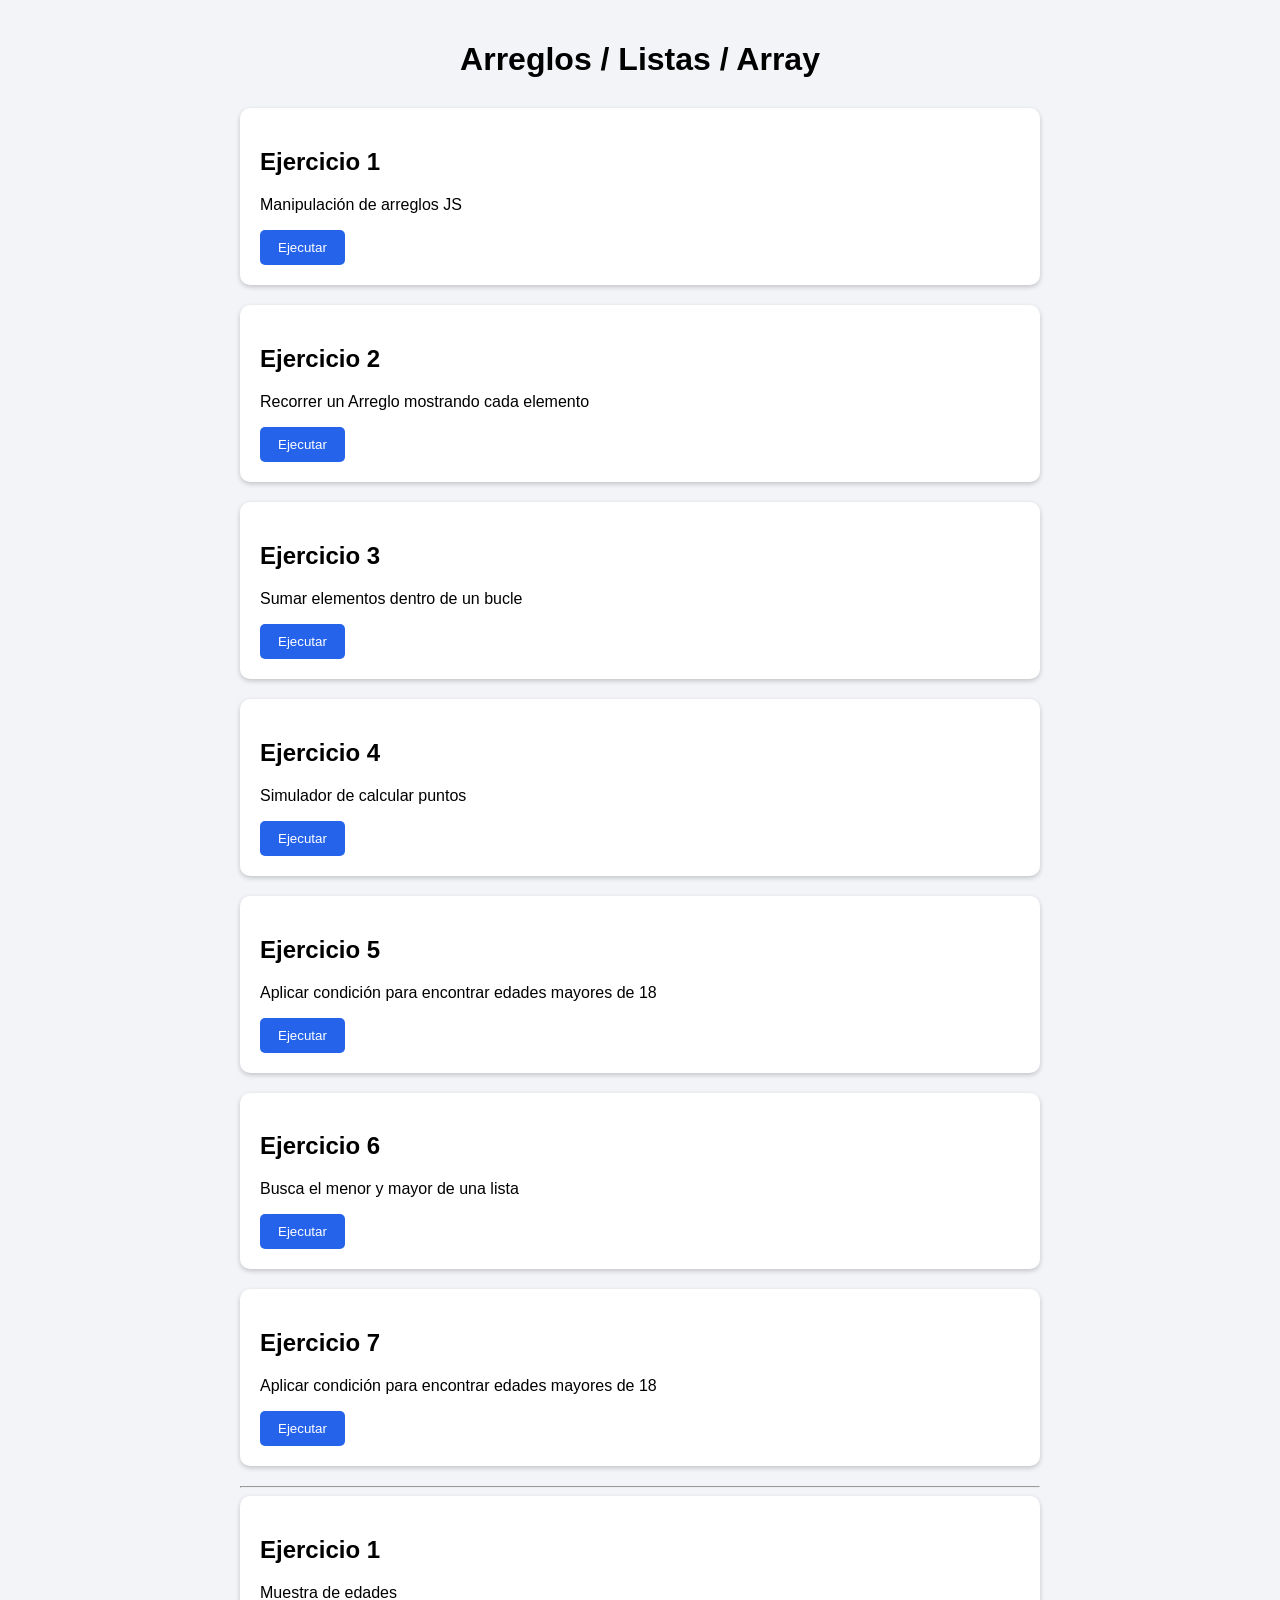
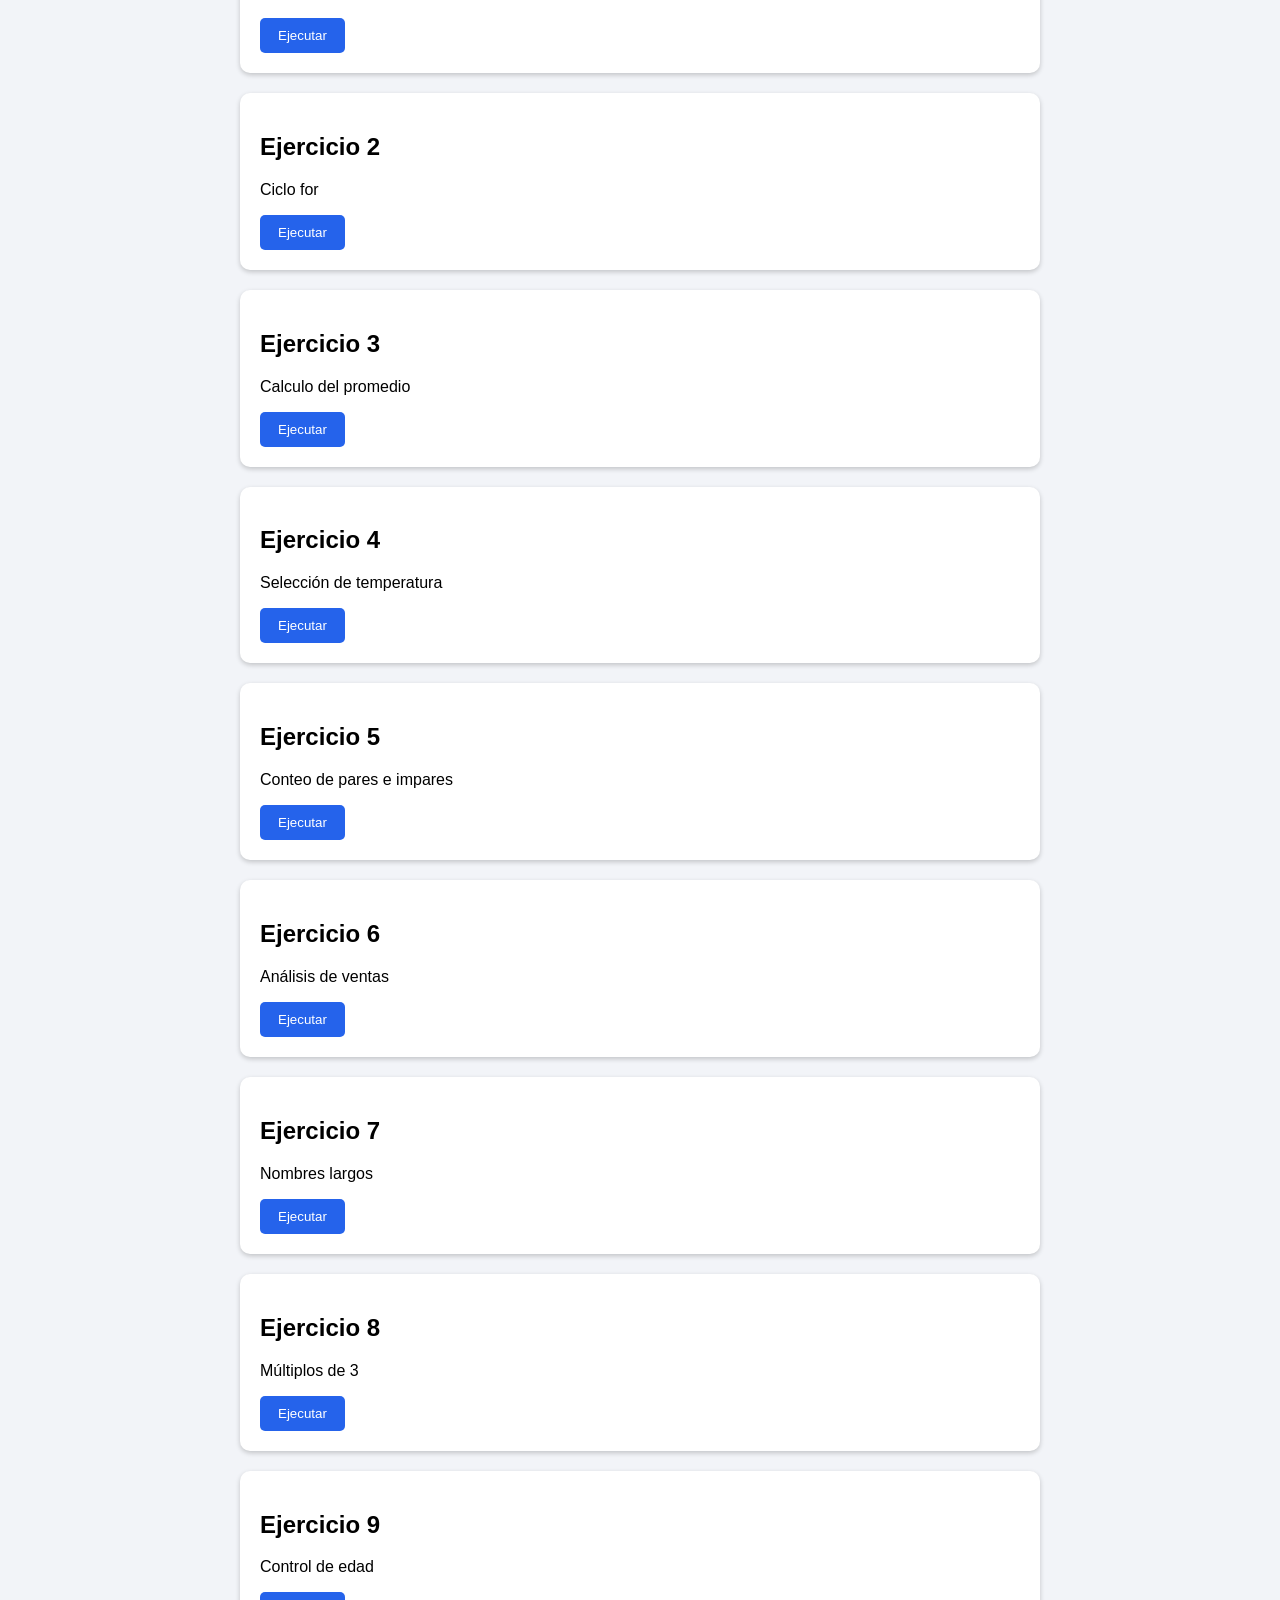
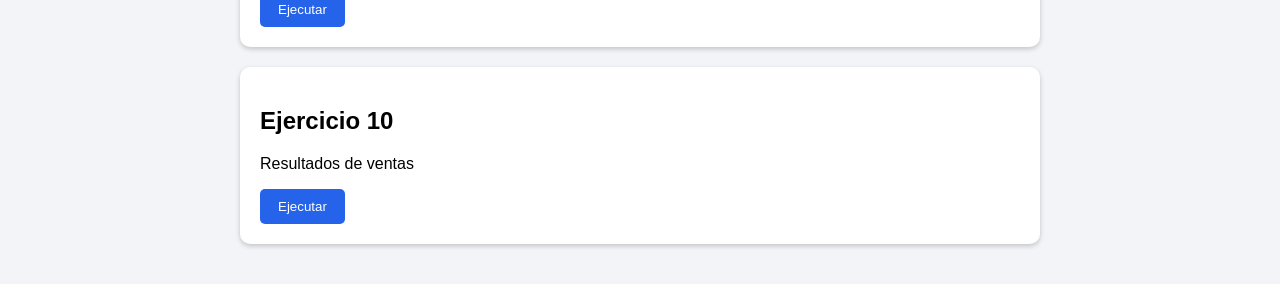
<file: static/pages/arreglos/index.html>
<!DOCTYPE html>
<html lang="es">

<head>
    <meta charset="UTF-8">
    <meta name="viewport" content="width=device-width, initial-scale=1.0">
    <title>Arreglos JS</title>
    <meta name="author" contebt="Iris Ccallomamani">
    <link rel="stylesheet" href="static/css/style.css">
</head>

<body>
    <div class="contenedor">

        <h1>Arreglos / Listas / Array</h1>

        <div class="card">
            <h2>Ejercicio 1</h2>
            <p>Manipulación de arreglos JS</p>
            <button onclick="manipularArreglo(listaTareas)">Ejecutar</button>
        </div>

        <div class="card">
            <h2>Ejercicio 2</h2>
            <p>Recorrer un Arreglo mostrando cada elemento</p>
            <button onclick="recorrerArreglo()">Ejecutar</button>
        </div>

        <div class="card">
            <h2>Ejercicio 3</h2>
            <p> Sumar elementos dentro de un bucle</p>
            <button onclick="sumarElementos()">Ejecutar</button>
        </div>

        <div class="card">
            <h2>Ejercicio 4</h2>
            <p>Simulador de calcular puntos</p>
            <button onclick="calcularPromedio()">Ejecutar</button>
        </div>

        <div class="card">
            <h2>Ejercicio 5</h2>
            <p>Aplicar condición para encontrar edades mayores de 18</p>
            <button onclick="buscarMayoresEdad()">Ejecutar</button>
        </div>

        <div class="card">
            <h2>Ejercicio 6</h2>
            <p>Busca el menor y mayor de una lista</p>
            <button onclick="bucarMayorMenor()">Ejecutar</button>
        </div>

        <div class="card">
            <h2>Ejercicio 7</h2>
            <p>Aplicar condición para encontrar edades mayores de 18</p>
            <button onclick="calcularVentas()">Ejecutar</button>
        </div>

        

        <hr>

        <div class="card">
            <h2>Ejercicio 1</h2>
            <p>Muestra de edades</p>
            <button onclick="ejercicio1()">Ejecutar</button>
        </div>

        <div class="card">
            <h2>Ejercicio 2</h2>
            <p>Ciclo for</p>
            <button onclick="ejercicio2()">Ejecutar</button>
        </div>

        <div class="card">
            <h2>Ejercicio 3</h2>
            <p>Calculo del promedio</p>
            <button onclick="ejercicio3()">Ejecutar</button>
        </div>

        <div class="card">
            <h2>Ejercicio 4</h2>
            <p>Selección de temperatura</p>
            <button onclick="ejercicio4()">Ejecutar</button>
        </div>

        <div class="card">
            <h2>Ejercicio 5</h2>
            <p>Conteo de pares e impares</p>
            <button onclick="ejercicio5()">Ejecutar</button>
        </div>

        <div class="card">
            <h2>Ejercicio 6</h2>
            <p>Análisis de ventas</p>
            <button onclick="ejercicio6()">Ejecutar</button>
        </div>

        <div class="card">
            <h2>Ejercicio 7</h2>
            <p>Nombres largos</p>
            <button onclick="ejercicio7()">Ejecutar</button>
        </div>

        <div class="card">
            <h2>Ejercicio 8</h2>
            <p>Múltiplos de 3</p>
            <button onclick="ejercicio8()">Ejecutar</button>
        </div>

        <div class="card">
            <h2>Ejercicio 9</h2>
            <p>Control de edad</p>
            <button onclick="ejercicio9()">Ejecutar</button>
        </div>

        <div class="card">
            <h2>Ejercicio 10</h2>
            <p>Resultados de ventas</p>
            <button onclick="ejercicio10()">Ejecutar</button>
        </div>

    </div>
    <script src="static/js/script.js"></script>
</body>

</html>
</file>
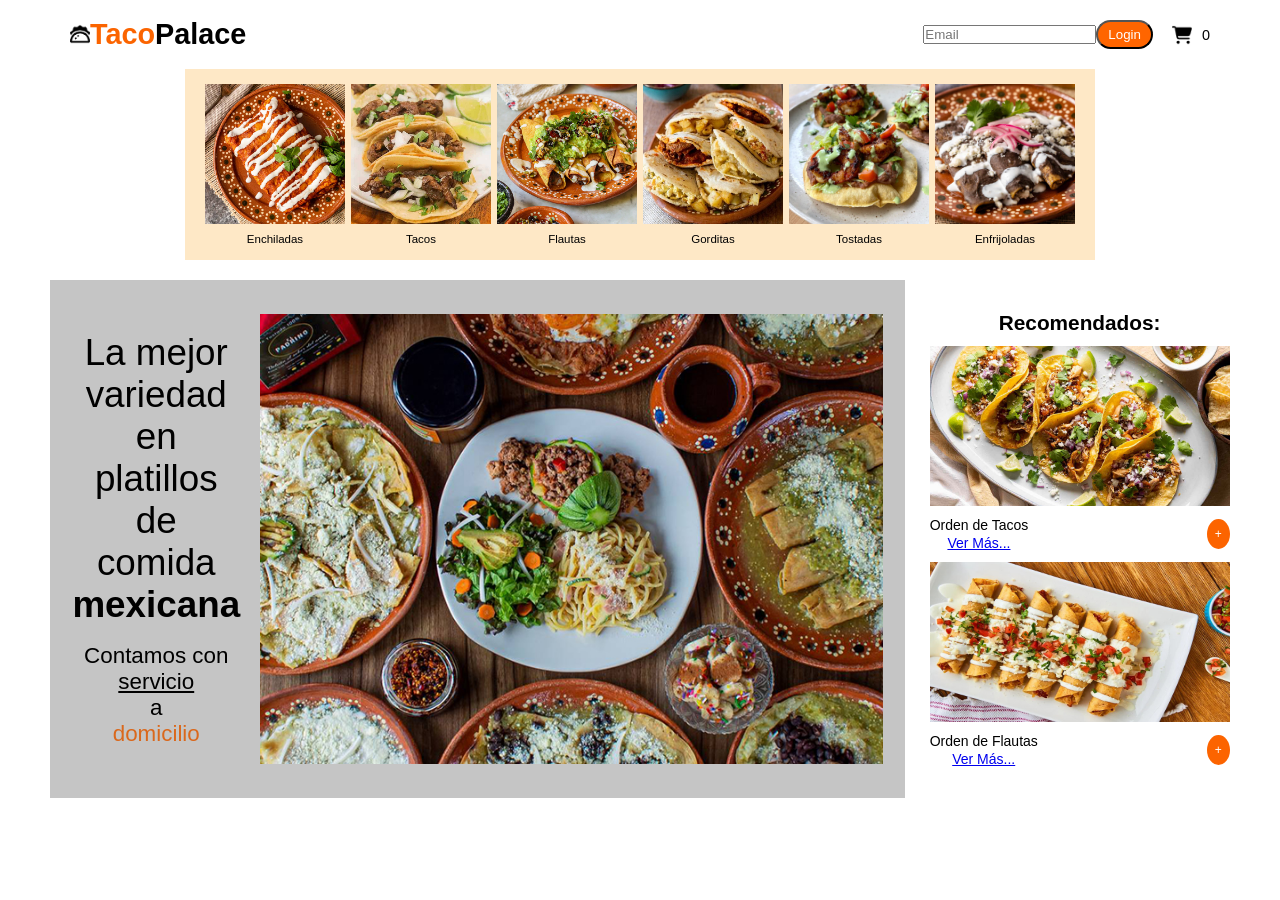
<file: static/pages/TacoPalace/index.html>
<!DOCTYPE html>
<html lang="es">

<head>
    <meta charset="UTF-8">
    <meta name="viewport" content="width=device-width, initial-scale=1.0">
    <title>Taco Palace</title>
    <link rel="stylesheet" href="static/css/style.css">
</head>

<body id="body">
    <header class="barra-nav">
        <div class="l1">
            <h1 class="TacoPalace">
                <img src="static/images/Imágenes/logo.png" alt="logo" class="logo"><span class="taco">Taco</span>Palace
            </h1>
        </div>
        <div class="l2">
            <div class="busqueda">
                <input type="text" id="barra-busqueda" name="email" placeholder="Email">
                <button class="login">Login</button>
            </div>
            <div class="compras">
                <img src="static/images/Imágenes/carrito.png" alt="Carrito de compra" class="carrito">
                <p class="n-compra">0</p>
            </div>
        </div>
    </header>
    <main class="c-principal">
        <div class="c-catalogo">
            <div class="t-catalogo">
                <img src="static/images/Imágenes/enchiladas.jpg" alt="Enchiladas" class="comida-mexicana">
                <p class="catalogo">Enchiladas</p>
            </div>
            <div class="t-catalogo">
                <img src="static/images/Imágenes/tacos.jpg" alt="Tacos" class="comida-mexicana">
                <p class="catalogo">Tacos</p>
            </div>
            <div class="t-catalogo">
                <img src="static/images/Imágenes/flautas.jpg" alt="Flautas" class="comida-mexicana">
                <p class="catalogo">Flautas</p>
            </div>
            <div class="t-catalogo">
                <img src="static/images/Imágenes/gorditas.jpg" alt="Gorditas" class="comida-mexicana">
                <p class="catalogo">Gorditas</p>
            </div>
            <div class="t-catalogo">
                <img src="static/images/Imágenes/tostadas.jpg" alt="Tostadas" class="comida-mexicana">
                <p class="catalogo">Tostadas</p>
            </div>
            <div class="t-catalogo">
                <img src="static/images/Imágenes/enfrijoladas.jpg" alt="Enfrijoladas" class="comida-mexicana">
                <p class="catalogo">Enfrijoladas</p>
            </div>
        </div>

        <div class="c-presentacion">
            <div class="c-banner">
                <div class="info">
                    <p class="invitacion">
                        La mejor variedad en platillos de comida
                        <span class="negrita">mexicana</span>
                    </p>
                    <p class="contacto">
                        Contamos con<span class="subrayado"> servicio </span>a <span class="destacado">domicilio</span>
                    </p>
                </div>
                <img src="static/images/Imágenes/comida-mexicana.jpg" alt="Comida mexicana" class="img">
            </div>
            <div class="c-recomendados">
                <p class="recomendados">Recomendados:</p>
                <img src="static/images/Imágenes/orden-tacos.jpg" alt="Tacos" class="img-orden">
                <div class="t">
                        <div class="col-1">
                            <p class="orden">Orden de Tacos</p>
                            <a href="#" class="ver-mas">Ver Más...</a>
                        </div>
                        <div class="col-2">
                            <button class="mas" id="boton1">+</button>
                        </div>
                </div>
                <img src="static/images/Imágenes/orden-flautas.jpg" alt="Flautas" class="img-orden">
                <div class="t">
                        <div class="col-1">
                            <p class="orden">Orden de Flautas</p>
                            <a href="#" class="ver-mas">Ver Más...</a>
                        </div>
                        <div class="col-2">
                            <button class="mas" id="boton2">+</button>
                        </div>
                </div>
            </div>
        </div>
    </main>
    <footer class="pie-pagina">
    </footer>
    <script src="static/js/script.js"></script>
</body>

</html>
</file>
<file: static/css/style.css>
* {
    margin: 0px;
    padding: 0px;
<<<<<<< Updated upstream
    box-sizing: border-box;
}

body {
    font-family: 'Poppins', sans-serif;
    background: var(--bg-dark);
    color: var(--text-primary);
    line-height: 1.6;
}

:root {
    --primary: #00d4ff;
    --primary-dark: #0099cc;
    --primary-light: #66e5ff;
    --secondary: #b829dd;
    --secondary-dark: #8b1fa8;
    --secondary-light: #d65ef0;
    --bg-dark: #0a0e27;
    --bg-darker: #050819;
    --bg-card: #121833;
    --bg-card-hover: #1a2347;
    --text-primary: #ffffff;
    --text-secondary: #a0aec0;
    --text-muted: #718096;

    --gradient-primary: linear-gradient(135deg, var(--primary) 0%, var(--secondary) 100%);
    --gradient-text: linear-gradient(135deg, var(--primary-light) 0%, var(--secondary-light) 100%);
    --gradient-bg: linear-gradient(135deg, var(--bg-dark) 0%, var(--bg-darker) 100%);
}

h1,
h2,
h3,
h4,
h5,
h6 {
=======
    box-sizing: border-box;
}

:root {
    /* Primary Colors - Cyan/Blue */
    --primary: #00d4ff;
    --primary-dark: #0099cc;
    --primary-light: #66e5ff;
    
    /* Secondary Colors - Purple/Fuchsia */
    --secondary: #b829dd;
    --secondary-dark: #8b1fa8;
    --secondary-light: #d65ef0;
    
    /* Dark Theme Colors */
    --bg-dark: #0a0e27;
    --bg-darker: #050819;
    --bg-card: #121833;
    --bg-card-hover: #1a2347;
    
    /* Text Colors */
    --text-primary: #ffffff;
    --text-secondary: #a0aec0;
    --text-muted: #718096;
    
    /* Gradient Definitions */
    --gradient-primary: linear-gradient(135deg, var(--primary) 0%, var(--secondary) 100%);
    --gradient-text: linear-gradient(135deg, var(--primary-light) 0%, var(--secondary-light) 100%);
    --gradient-bg: linear-gradient(135deg, var(--bg-dark) 0%, var(--bg-darker) 100%);
    
    /* Spacing */
    --spacing-xs: 0.5rem;
    --spacing-sm: 1rem;
    --spacing-md: 1.5rem;
    --spacing-lg: 2rem;
    --spacing-xl: 3rem;
    --spacing-2xl: 4rem;
    
    /* Border Radius */
    --radius-sm: 0.5rem;
    --radius-md: 1rem;
    --radius-lg: 1.5rem;
    --radius-xl: 2rem;
    
    /* Shadows */
    --shadow-sm: 0 2px 4px rgba(0, 0, 0, 0.1);
    --shadow-md: 0 4px 6px rgba(0, 0, 0, 0.2);
    --shadow-lg: 0 10px 25px rgba(0, 0, 0, 0.3);
    --shadow-glow: 0 0 20px rgba(0, 212, 255, 0.3);
    
    /* Transitions */
    --transition-fast: 0.2s ease;
    --transition-normal: 0.3s ease;
    --transition-slow: 0.5s ease;
}

* {
    margin: 0;
    padding: 0;
    box-sizing: border-box;
}

html {
    scroll-behavior: smooth;
    font-size: 16px;
}

body {
    font-family: -apple-system, BlinkMacSystemFont, 'Segoe UI', Roboto, Oxygen, Ubuntu, Cantarell, sans-serif;
    background: var(--bg-dark);
    color: var(--text-primary);
    line-height: 1.6;
    overflow-x: hidden;
}

body[data-sensory="calm"] {
    filter: contrast(0.95) saturate(0.85);
}

body[data-sensory="high-contrast"] {
    filter: contrast(1.1) saturate(1.2);
}

*:focus-visible {
    outline: 3px solid var(--primary);
    outline-offset: 2px;
}

h1, h2, h3, h4, h5, h6 {
    font-family: -apple-system, BlinkMacSystemFont, 'Segoe UI', Roboto, Oxygen, Ubuntu, Cantarell, sans-serif;
>>>>>>> Stashed changes
    font-weight: 700;
    line-height: 1.2;
}

h1 {
<<<<<<< Updated upstream
    font-size: 3rem;
}

h2 {
    font-size: 2.5rem;
}

h3 {
    font-size: 1.75rem;
=======
    font-size: clamp(2rem, 5vw, 3.5rem);
}

h2 {
    font-size: clamp(1.75rem, 4vw, 2.5rem);
}

h3 {
    font-size: clamp(1.25rem, 3vw, 1.75rem);
>>>>>>> Stashed changes
}

p {
    color: var(--text-secondary);
<<<<<<< Updated upstream
    margin-bottom: 1.5rem;
=======
    margin-bottom: var(--spacing-md);
>>>>>>> Stashed changes
}

a {
    color: var(--primary);
    text-decoration: none;
<<<<<<< Updated upstream
    transition: color 0.2s ease;
=======
    transition: color var(--transition-fast);
>>>>>>> Stashed changes
}

a:hover {
    color: var(--primary-light);
}

<<<<<<< Updated upstream
.layout-container {
    max-width: 1200px;
    margin: 0 auto;
    padding: 0 2rem;
}

.site-section {
    padding: 4rem 0;
}

.section-themed-dark {
    background: var(--bg-darker);
}

.heading-primary {
    text-align: center;
    margin-bottom: 3rem;
    color: var(--primary-light);
}

.heading-secondary {
    text-align: center;
    max-width: 700px;
    margin: 0 auto 3rem;
=======
.container {
    max-width: 1200px;
    margin: 0 auto;
    padding: 0 var(--spacing-lg);
}

.section {
    padding: var(--spacing-2xl) 0;
}

.section-dark {
    background: var(--bg-darker);
}

.section-title {
    text-align: center;
    margin-bottom: var(--spacing-xl);
    background: var(--gradient-text);
    -webkit-background-clip: text;
    -webkit-text-fill-color: transparent;
    background-clip: text;
}

.section-subtitle {
    text-align: center;
    max-width: 700px;
    margin: 0 auto var(--spacing-xl);
>>>>>>> Stashed changes
    font-size: 1.1rem;
}

header {
    position: fixed;
    top: 0;
    left: 0;
    right: 0;
    z-index: 1000;
    background: rgba(10, 14, 39, 0.95);
<<<<<<< Updated upstream
    box-shadow: 0 1px 0 rgba(0, 212, 255, 0.1);
}

.site-navbar {
    padding: 1.5rem 0;
}

.navbar-wrapper {
    max-width: 1200px;
    margin: 0 auto;
    padding: 0 2rem;
=======
    backdrop-filter: blur(10px);
    border-bottom: 1px solid rgba(0, 212, 255, 0.1);
}

.navbar {
    padding: var(--spacing-md) 0;
}

.nav-container {
    max-width: 1200px;
    margin: 0 auto;
    padding: 0 var(--spacing-lg);
>>>>>>> Stashed changes
    display: flex;
    justify-content: space-between;
    align-items: center;
}

<<<<<<< Updated upstream
.site-logo {
    font-family: -apple-system, BlinkMacSystemFont, 'Segoe UI', Roboto, Oxygen, Ubuntu, Cantarell, sans-serif;
    font-size: 1.5rem;
    font-weight: 700;
    color: var(--primary-light);
}

.menu-list {
    display: flex;
    gap: 2rem;
}

.menu-item-link {
    color: var(--text-secondary);
    font-weight: 500;
    position: relative;
    padding: 0.5rem 0;
    background-image: var(--gradient-primary);
    background-repeat: no-repeat;
    background-position: bottom left;
    background-size: 0% 2px;
    transition: background-size 0.3s ease, color 0.3s ease;
}

.menu-item-link:hover {
    color: var(--text-primary);
    background-size: 100% 2px;
}

.menu-toggler {
=======
.nav-logo {
    font-family: -apple-system, BlinkMacSystemFont, 'Segoe UI', Roboto, Oxygen, Ubuntu, Cantarell, sans-serif;
    font-size: 1.5rem;
    font-weight: 700;
    background: var(--gradient-text);
    -webkit-background-clip: text;
    -webkit-text-fill-color: transparent;
    background-clip: text;
}

.nav-menu {
    display: flex;
    list-style: none;
    gap: var(--spacing-lg);
}

.nav-link {
    color: var(--text-secondary);
    font-weight: 500;
    position: relative;
    padding: var(--spacing-xs) 0;
}

.nav-link::after {
    content: '';
    position: absolute;
    bottom: 0;
    left: 0;
    width: 0;
    height: 2px;
    background: var(--gradient-primary);
    transition: width var(--transition-normal);
}

.nav-link:hover {
    color: var(--text-primary);
}

.nav-link:hover::after {
    width: 100%;
}

.nav-toggle {
>>>>>>> Stashed changes
    display: none;
    flex-direction: column;
    gap: 4px;
    background: none;
    border: none;
    cursor: pointer;
<<<<<<< Updated upstream
    padding: 0.5rem;
}

.toggle-line {
    width: 30px;
    height: 3px;
    background-color: var(--primary);
    border-radius: 3px;
    transition: transform 0.3s ease, opacity 0.3s ease;
}

.sensory-toggle {
    position: relative;
    width: 42px;
    height: 42px;
    border-radius: 50%;
    background: var(--bg-dark);
    color: var(--text-primary);
    border: none;
    cursor: pointer;
    display: inline-flex;
    align-items: center;
    justify-content: center;
    font-size: 1.2rem;
    box-shadow: 0 0 15px rgba(0, 212, 255, 0.3);
    transition: all 0.3s ease;
}

.sensory-toggle:hover {
    transform: scale(1.08);
    box-shadow: 0 0 25px rgba(0, 212, 255, 0.5);
}

.sensory-toggle:active {
    transform: scale(0.95);
}

.theme-icon {
    position: relative;
    width: 16px;
    height: 16px;
    background: #cbd5e1;
    border-radius: 50%;
    transition: background 0.4s ease, box-shadow 0.4s ease;
    box-shadow:
        0 -8px 0 -8px var(--primary-light), 0 8px 0 -8px var(--primary-light),
        -8px 0 0 -8px var(--primary-light), 8px 0 0 -8px var(--primary-light),
        -6px -6px 0 -8px var(--primary-light), 6px 6px 0 -8px var(--primary-light),
        -6px 6px 0 -8px var(--primary-light), 6px -6px 0 -8px var(--primary-light);
}

.moon-mask {
    position: absolute;
    top: -2px;
    left: -5px;
    width: 15px;
    height: 15px;
    background: var(--bg-dark);
    border-radius: 50%;
    transition: transform 0.5s cubic-bezier(0.4, 0, 0.2, 1), background 0.3s ease;
}

.hero-wrapper {
=======
    padding: var(--spacing-xs);
}

.hamburger {
    width: 25px;
    height: 3px;
    background: var(--primary);
    border-radius: 2px;
    transition: var(--transition-normal);
}

.hero-section {
>>>>>>> Stashed changes
    min-height: 100vh;
    display: flex;
    align-items: center;
    justify-content: center;
    position: relative;
<<<<<<< Updated upstream
    padding: 4rem 0;
    padding-top: 7rem;
    overflow: hidden;
}

.hero-inner {
=======
    padding: var(--spacing-2xl) 0;
    overflow: hidden;
}

.hero-content {
>>>>>>> Stashed changes
    text-align: center;
    z-index: 10;
    max-width: 1000px;
    padding: 0 2rem;
}

.hero-main-title {
    margin-bottom: 1.5rem;
}

.text-gradient-effect {
    background: var(--gradient-text);
    color: var(--bg-darker);
    padding: 0.1em 0.4em;
    border-radius: 0.5rem;
    display: inline-block;
    margin-top: 0.5rem;
}

.grad-1 {
    color: #00D4FF;
}

.grad-2 {
    color: #0BCAFD;
}

.grad-3 {
    color: #16C0FB;
}

.grad-4 {
    color: #20B6F9;
}

.grad-5 {
    color: #2BACF7;
}

.grad-6 {
    color: #36A2F5;
}

.grad-7 {
    color: #4198F3;
}

.grad-8 {
    color: #4C8EF1;
}

.grad-9 {
    color: #5784EF;
}

.grad-10 {
    color: #6179ED;
}

.grad-11 {
    color: #6C6FEB;
}

.grad-12 {
    color: #7765E9;
}

.grad-13 {
    color: #825BE7;
}

.grad-14 {
    color: #8D51E5;
}

.grad-15 {
    color: #9847E3;
}

.grad-16 {
    color: #A23DE1;
}

.grad-17 {
    color: #AD33DF;
}

.grad-18 {
    color: #B829DD;
}


.grad-1_2 {
    color: #0284C7;
}

.grad-2_2 {
    color: #0A80CA;
}

.grad-3_2 {
    color: #127CCC;
}

.grad-4_2 {
    color: #1A77CE;
}

.grad-5_2 {
    color: #2173D0;
}

.grad-6_2 {
    color: #296FD2;
}

.grad-7_2 {
    color: #316AD4;
}

.grad-8_2 {
    color: #3966D6;
}

.grad-9_2 {
    color: #4162D8;
}

.grad-10_2 {
    color: #495EDA;
}

.grad-11_2 {
    color: #5159DC;
}

.grad-12_2 {
    color: #5855DE;
}

.grad-13_2 {
    color: #6051E0;
}

.grad-14_2 {
    color: #684CE2;
}

.grad-15_2 {
    color: #7048E4;
}

.grad-16_2 {
    color: #7844E6;
}

.grad-17_2 {
    color: #8040E8;
}

.grad-18_2 {
    color: #873BEA;
}

.grad-19_2 {
    color: #8F37EC;
}

.grad-20_2 {
    color: #9333EA;
}

.max-width {
    max-width: 800px;
<<<<<<< Updated upstream
}

.hero-subheading {
    font-size: 1.25rem;
    color: var(--text-secondary);
    margin-bottom: 1.5rem;
}

.hero-quote-box {
    font-size: 1.25rem;
    font-style: italic;
    color: var(--text-primary);
    margin-bottom: 3rem;
    padding: 1.5rem;
    box-shadow: -4px 0 0 var(--primary);
    background: rgba(0, 212, 255, 0.05);
    border-radius: 0.5rem;
}

.hero-actions {
    display: flex;
    gap: 1.5rem;
=======
    padding: 0 var(--spacing-lg);
}

.hero-title {
    margin-bottom: var(--spacing-md);
}

.gradient-text {
    background: var(--gradient-text);
    -webkit-background-clip: text;
    -webkit-text-fill-color: transparent;
    background-clip: text;
}

.hero-subtitle {
    font-size: clamp(1rem, 2.5vw, 1.25rem);
    color: var(--text-secondary);
    margin-bottom: var(--spacing-md);
}

.hero-quote {
    font-size: 1.25rem;
    font-style: italic;
    color: var(--text-primary);
    margin-bottom: var(--spacing-xl);
    padding: var(--spacing-md);
    border-left: 4px solid var(--primary);
    background: rgba(0, 212, 255, 0.05);
    border-radius: var(--radius-sm);
}

.hero-buttons {
    display: flex;
    gap: var(--spacing-md);
>>>>>>> Stashed changes
    justify-content: center;
    flex-wrap: wrap;
}

<<<<<<< Updated upstream
.hero-bg-layer {
=======
.hero-background {
>>>>>>> Stashed changes
    position: absolute;
    top: 0;
    left: 0;
    right: 0;
    bottom: 0;
    z-index: 1;
}

<<<<<<< Updated upstream
.bg-blob {
=======
.gradient-blob {
>>>>>>> Stashed changes
    position: absolute;
    border-radius: 50%;
    filter: blur(80px);
    opacity: 0.5;
<<<<<<< Updated upstream
}

.blob-alpha {
=======
    animation: float 8s ease-in-out infinite;
}

.blob-1 {
>>>>>>> Stashed changes
    width: 400px;
    height: 400px;
    background: var(--primary);
    top: 10%;
    left: 10%;
<<<<<<< Updated upstream
}

.blob-beta {
=======
    animation-delay: 0s;
}

.blob-2 {
>>>>>>> Stashed changes
    width: 300px;
    height: 300px;
    background: var(--secondary);
    top: 60%;
    right: 10%;
<<<<<<< Updated upstream
}

.blob-gamma {
=======
    animation-delay: 2s;
}

.blob-3 {
>>>>>>> Stashed changes
    width: 250px;
    height: 250px;
    background: var(--primary-light);
    bottom: 20%;
    left: 30%;
<<<<<<< Updated upstream
}

.ui-btn {
    display: inline-block;
    padding: 1rem 2rem;
=======
    animation-delay: 4s;
}

@keyframes float {
    0%, 100% {
        transform: translateY(0) scale(1);
    }
    50% {
        transform: translateY(-30px) scale(1.1);
    }
}

.btn {
    display: inline-block;
    padding: var(--spacing-sm) var(--spacing-lg);
>>>>>>> Stashed changes
    border-radius: 50px;
    font-weight: 600;
    font-size: 1rem;
    cursor: pointer;
<<<<<<< Updated upstream
    transition: all 0.3s ease;
=======
    transition: all var(--transition-normal);
>>>>>>> Stashed changes
    border: none;
    text-align: center;
}

<<<<<<< Updated upstream
.ui-btn-primary {
    background: var(--gradient-primary);
    color: var(--text-primary);
    box-shadow: 0 0 20px rgba(0, 212, 255, 0.3);
}

.ui-btn-primary:hover {
=======
.btn-primary {
    background: var(--gradient-primary);
    color: var(--text-primary);
    box-shadow: var(--shadow-glow);
}

.btn-primary:hover {
>>>>>>> Stashed changes
    transform: translateY(-2px);
    box-shadow: 0 0 30px rgba(0, 212, 255, 0.5);
}

<<<<<<< Updated upstream
.ui-btn-secondary {
    background: rgba(0, 0, 0, 0);
=======
.btn-secondary {
    background: transparent;
>>>>>>> Stashed changes
    color: var(--primary);
    border: 2px solid var(--primary);
}

<<<<<<< Updated upstream
.ui-btn-secondary:hover {
=======
.btn-secondary:hover {
>>>>>>> Stashed changes
    background: rgba(0, 212, 255, 0.1);
    transform: translateY(-2px);
}

<<<<<<< Updated upstream
.ui-btn-link {
    color: var(--primary);
    font-weight: 500;
    display: inline-block;
}

.ui-btn-link:hover {
    color: var(--primary-light);
}

.ui-btn-link-sm {
    color: var(--text-secondary);
    font-size: 0.9rem;
    padding: 0.5rem 1rem;
    border: 1px solid rgba(255, 255, 255, 0.1);
    border-radius: 0.5rem;
    transition: all 0.2s ease;
}

.ui-btn-link-sm:hover {
    background: rgba(0, 212, 255, 0.1);
    color: var(--primary);
    border: 1px solid var(--primary);
}

.about-wrapper {
=======
.btn-link {
    color: var(--primary);
    font-weight: 500;
    display: inline-flex;
    align-items: center;
    gap: var(--spacing-xs);
}

.btn-link:hover {
    color: var(--primary-light);
}

.btn-link-mini {
    color: var(--text-secondary);
    font-size: 0.9rem;
    padding: var(--spacing-xs) var(--spacing-sm);
    border: 1px solid rgba(255, 255, 255, 0.1);
    border-radius: var(--radius-sm);
    transition: all var(--transition-fast);
}

.btn-link-mini:hover {
    background: rgba(0, 212, 255, 0.1);
    color: var(--primary);
    border-color: var(--primary);
}

.about-content {
>>>>>>> Stashed changes
    max-width: 800px;
    margin: 0 auto;
}

<<<<<<< Updated upstream
.about-description p {
=======
.about-text p {
>>>>>>> Stashed changes
    font-size: 1.1rem;
    line-height: 1.8;
}

<<<<<<< Updated upstream
.about-meta-box {
    margin-top: 2rem;
    padding: 2rem;
    background: var(--bg-card);
    border-radius: 1rem;
    box-shadow: -4px 0 0 var(--secondary);
}

.about-meta-box p {
    margin-bottom: 1rem;
}

.interest-item-card {
    background: var(--bg-card);
    padding: 2rem;
    border-radius: 1.5rem;
    border: 1px solid rgba(0, 212, 255, 0.1);
    transition: all 0.3s ease;
}

.interest-item-card:hover {
    transform: translateY(-5px);
    border: 1px solid var(--primary);
    box-shadow: 0 0 20px rgba(0, 212, 255, 0.3);
}

.interest-card-icon {
    font-size: 2.5rem;
    margin-bottom: 1.5rem;
}

.interest-item-card h3 {
    margin-bottom: 1rem;
    color: var(--text-primary);
}

.interest-item-card p {
=======
.about-info {
    margin-top: var(--spacing-lg);
    padding: var(--spacing-lg);
    background: var(--bg-card);
    border-radius: var(--radius-md);
    border-left: 4px solid var(--secondary);
}

.about-info p {
    margin-bottom: var(--spacing-sm);
}

.interest-card {
    background: var(--bg-card);
    padding: var(--spacing-lg);
    border-radius: var(--radius-lg);
    border: 1px solid rgba(0, 212, 255, 0.1);
    transition: all var(--transition-normal);
}

.interest-card:hover {
    transform: translateY(-5px);
    border-color: var(--primary);
    box-shadow: var(--shadow-glow);
}

.interest-icon {
    font-size: 2.5rem;
    margin-bottom: var(--spacing-md);
}

.interest-card h3 {
    margin-bottom: var(--spacing-sm);
    color: var(--text-primary);
}

.interest-card p {
>>>>>>> Stashed changes
    font-size: 0.95rem;
    line-height: 1.7;
}

<<<<<<< Updated upstream
.skill-item-card {
    background: var(--bg-card);
    padding: 2rem;
    border-radius: 1.5rem;
    border: 1px solid rgba(0, 212, 255, 0.1);
    transition: all 0.3s ease;
}

.skill-item-card:hover {
    transform: translateY(-5px);
    box-shadow: 0 4px 6px rgba(0, 0, 0, 0.2);
}

.skill-item-card-progress {
    border: 2px solid var(--secondary);
    box-shadow: -4px 0 0 var(--secondary);
}

.skill-item-title {
    margin-bottom: 1.5rem;
    color: var(--text-primary);
}

.skill-prominent-card {
    background: var(--bg-card);
    border-radius: 1.5rem;
    overflow: hidden;
    border: 1px solid rgba(0, 212, 255, 0.1);
    transition: all 0.3s ease;
    display: flex;
    flex-direction: column;
}

.skill-prominent-card:hover {
    transform: translateY(-10px);
    box-shadow: 0 10px 25px rgba(0, 0, 0, 0.3);
    border: 1px solid var(--primary);
}

.skill-media-wrapper {
    height: 250px;
    background: var(--gradient-bg);
    position: relative;
    overflow: hidden;
    display: flex;
    align-items: center;
    justify-content: center;
}

.skill-media-image {
    width: 100%;
    height: 100%;
    transition: transform 0.5s ease;
}

.skill-prominent-card:hover .skill-media-image {
    transform: scale(1.05);
}

.skill-media-overlay {
    position: absolute;
    bottom: 0;
    left: 0;
    right: 0;
    background: linear-gradient(rgba(10, 14, 39, 0), rgba(10, 14, 39, 0.9));
    padding: 2rem 1.5rem 1.5rem;
    z-index: 2;
}

.skill-media-label {
    color: var(--text-primary);
    font-size: 1.25rem;
    font-weight: 700;
    text-shadow: 0 2px 4px rgba(0, 0, 0, 0.5);
}

.skill-details {
    padding: 2rem;
    flex: 1;
    display: flex;
    flex-direction: column;
}

.skill-details h3 {
    margin-bottom: 1rem;
    color: var(--text-primary);
    font-size: 1.5rem;
    display: flex;
    align-items: center;
    gap: 1rem;
}

.skill-details p {
    font-size: 0.95rem;
    line-height: 1.7;
    margin-bottom: 1.5rem;
    flex: 1;
}

.skill-level {
    display: flex;
    align-items: center;
    gap: 1rem;
    margin-top: auto;
}

.skill-level-indicator {
    height: 8px;
    background: var(--gradient-primary);
    border-radius: 4px;
    min-width: 100px;
    max-width: 200px;
    position: relative;
    overflow: hidden;
}

.skill-level-text {
    font-size: 0.85rem;
    color: var(--text-secondary);
    font-weight: 500;
}

.dev-badge {
    background: rgba(184, 41, 221, 0.2);
    color: var(--secondary);
    padding: 0.25rem 0.75rem;
    border-radius: 50px;
    font-size: 0.75rem;
    font-weight: 600;
    letter-spacing: 0.5px;
}

.skill-in-development {
    border: 1px solid rgba(184, 41, 221, 0.3);
}

.skill-in-development:hover {
    border: 1px solid var(--secondary);
    box-shadow: 0 10px 25px rgba(184, 41, 221, 0.3);
}

.badge-group {
    display: flex;
    flex-wrap: wrap;
    gap: 1rem;
}

.grid-intereses,
.grid-habilidades,
.grid-proyectos,
.grid-ejercicios {
    display: flex;
    flex-wrap: wrap;
    justify-content: center;
    gap: 2rem;
}

.grid-intereses .interest-item-card {
    flex: 1 1 250px;
    max-width: 100%;
}

.grid-habilidades .skill-prominent-card {
    flex: 1 1 350px;
    max-width: 100%;
}

.grid-proyectos .project-item-card {
    flex: 1 1 320px;
    max-width: 100%;
}

.grid-ejercicios .mini-project-item-card {
    flex: 1 1 280px;
    max-width: 100%;
}

.ui-badge {
    padding: 0.5rem 1.5rem;
=======
.skill-card {
    background: var(--bg-card);
    padding: var(--spacing-lg);
    border-radius: var(--radius-lg);
    border: 1px solid rgba(0, 212, 255, 0.1);
    transition: all var(--transition-normal);
}

.skill-card:hover {
    transform: translateY(-5px);
    box-shadow: var(--shadow-md);
}

.skill-card-learning {
    border: 2px solid var(--secondary);
    border-left-width: 4px;
}

.skill-card-title {
    margin-bottom: var(--spacing-md);
    color: var(--text-primary);
}

.skill-badges {
    display: flex;
    flex-wrap: wrap;
    gap: var(--spacing-sm);
}

.badge {
    padding: var(--spacing-xs) var(--spacing-md);
>>>>>>> Stashed changes
    border-radius: 50px;
    font-size: 0.85rem;
    font-weight: 500;
    border: 1px solid;
}

<<<<<<< Updated upstream
.ui-badge-primary {
    background: rgba(0, 212, 255, 0.1);
    color: var(--primary);
    border: 1px solid var(--primary);
}

.project-item-card {
    background: var(--bg-card);
    border-radius: 1.5rem;
    overflow: hidden;
    border: 1px solid rgba(0, 212, 255, 0.1);
    transition: all 0.3s ease;
}

.project-item-card:hover {
    transform: translateY(-10px);
    box-shadow: 0 10px 25px rgba(0, 0, 0, 0.3);
    border: 1px solid var(--primary);
}

.project-media-wrapper {
    height: 240px;
=======
.badge-primary {
    background: rgba(0, 212, 255, 0.1);
    color: var(--primary);
    border-color: var(--primary);
}

.badge-secondary {
    background: rgba(184, 41, 221, 0.1);
    color: var(--secondary);
    border-color: var(--secondary);
}

.badge-success {
    background: rgba(72, 187, 120, 0.1);
    color: #48bb78;
    border-color: #48bb78;
}

.project-card {
    background: var(--bg-card);
    border-radius: var(--radius-lg);
    overflow: hidden;
    border: 1px solid rgba(0, 212, 255, 0.1);
    transition: all var(--transition-normal);
}

.project-card:hover {
    transform: translateY(-10px);
    box-shadow: var(--shadow-lg);
    border-color: var(--primary);
}

.project-image {
    height: 200px;
>>>>>>> Stashed changes
    background: var(--gradient-bg);
    display: flex;
    justify-content: center;
    position: relative;
    overflow: hidden;
}

<<<<<<< Updated upstream
.img-neuromundo {
    display: flex;
    align-items: baseline;
    width: 600px;
}

.img-influenza {
    width: 500px;
}

.project-media-label {
    font-size: 1.5rem;
    font-weight: 700;
    color: rgba(255, 255, 255, 0.8);
}

.project-details {
    padding: 2rem;
}

.project-details h3 {
    margin-bottom: 1rem;
    color: var(--text-primary);
}

.project-details p {
    font-size: 0.95rem;
    margin-bottom: 1.5rem;
}

.project-tags-list {
    display: flex;
    flex-wrap: wrap;
    gap: 0.5rem;
    margin-bottom: 1.5rem;
}

.tag-item {
    background: rgba(0, 212, 255, 0.1);
    color: var(--primary);
    padding: 0.25rem 0.75rem;
    border-radius: 0.5rem;
=======
.project-placeholder {
    font-size: 1.5rem;
    font-weight: 700;
    color: var(--text-primary);
    opacity: 0.8;
}

.project-content {
    padding: var(--spacing-lg);
}

.project-content h3 {
    margin-bottom: var(--spacing-sm);
    color: var(--text-primary);
}

.project-content p {
    font-size: 0.95rem;
    margin-bottom: var(--spacing-md);
}

.project-tech {
    display: flex;
    flex-wrap: wrap;
    gap: var(--spacing-xs);
    margin-bottom: var(--spacing-md);
}

.tech-tag {
    background: rgba(0, 212, 255, 0.1);
    color: var(--primary);
    padding: 0.25rem 0.75rem;
    border-radius: var(--radius-sm);
>>>>>>> Stashed changes
    font-size: 0.8rem;
    font-weight: 500;
}

<<<<<<< Updated upstream
.project-highlights {
    display: flex;
    flex-wrap: wrap;
    gap: 1rem;
    margin-bottom: 1.5rem;
=======
.project-features {
    display: flex;
    flex-wrap: wrap;
    gap: var(--spacing-sm);
    margin-bottom: var(--spacing-md);
>>>>>>> Stashed changes
    font-size: 0.85rem;
    color: var(--text-muted);
}

<<<<<<< Updated upstream
.project-actions {
    display: flex;
    gap: 1.5rem;
}

.mini-project-item-card {
    background: var(--bg-card);
    padding: 2rem;
    border-radius: 1rem;
    border: 1px solid rgba(0, 212, 255, 0.1);
    transition: all 0.3s ease;
}

.mini-project-item-card:hover {
    transform: translateY(-3px);
    border: 1px solid var(--secondary);
}

.mini-project-item-card h3 {
    margin-bottom: 1rem;
=======
.project-links {
    display: flex;
    gap: var(--spacing-md);
}

.mini-project-card {
    background: var(--bg-card);
    padding: var(--spacing-lg);
    border-radius: var(--radius-md);
    border: 1px solid rgba(0, 212, 255, 0.1);
    transition: all var(--transition-normal);
}

.mini-project-card:hover {
    transform: translateY(-3px);
    border-color: var(--secondary);
}

.mini-project-card h3 {
    margin-bottom: var(--spacing-sm);
>>>>>>> Stashed changes
    color: var(--text-primary);
    font-size: 1.1rem;
}

<<<<<<< Updated upstream
.mini-project-item-card p {
    font-size: 0.9rem;
    margin-bottom: 1rem;
}

.mini-project-tags {
    font-size: 0.85rem;
    color: var(--text-muted);
    margin-bottom: 1.5rem;
}

.mini-project-actions {
    display: flex;
    gap: 1rem;
}

.video-wrapper {
    width: 95%;
    height: 90%;
    margin: 0 auto;
    border-radius: 1.5rem;
    overflow: hidden;
    box-shadow: 0 10px 25px rgba(0, 0, 0, 0.3);
=======
.mini-project-card p {
    font-size: 0.9rem;
    margin-bottom: var(--spacing-sm);
}

.mini-project-tech {
    font-size: 0.85rem;
    color: var(--text-muted);
    margin-bottom: var(--spacing-md);
}

.mini-project-links {
    display: flex;
    gap: var(--spacing-sm);
}

.video-container {
    max-width: 800px;
    margin: 0 auto;
    border-radius: var(--radius-lg);
    overflow: hidden;
    box-shadow: var(--shadow-lg);
}

.video-placeholder {
    aspect-ratio: 16/9;
>>>>>>> Stashed changes
    background: var(--bg-card);
    display: flex;
    flex-direction: column;
    align-items: center;
    justify-content: center;
    border: 2px dashed rgba(0, 212, 255, 0.3);
<<<<<<< Updated upstream
    padding: 10px 9px;
}

.video-wrapper video {
    width: 100%;
    height: auto;
}

.contact-wrapper {
=======
}

.video-icon {
    font-size: 4rem;
    margin-bottom: var(--spacing-md);
}

.video-placeholder p {
    color: var(--text-secondary);
    margin-bottom: var(--spacing-xs);
}

.video-note {
    font-size: 0.9rem;
    color: var(--text-muted);
}

.contact-content {
>>>>>>> Stashed changes
    max-width: 600px;
    margin: 0 auto;
}

<<<<<<< Updated upstream
.contact-list {
    display: flex;
    flex-direction: column;
    gap: 2rem;
}

.contact-card {
    display: flex;
    align-items: flex-start;
    gap: 1.5rem;
    padding: 2rem;
    background: var(--bg-card);
    border-radius: 1rem;
    border: 1px solid rgba(0, 212, 255, 0.1);
    transition: all 0.3s ease;
}

.contact-card:hover {
    border: 1px solid var(--primary);
    transform: translateX(5px);
}

.contact-card-icon {
    font-size: 2rem;
}

.contact-card h3 {
    margin-bottom: 0.5rem;
    color: var(--text-primary);
    font-size: 1rem;
}

.contact-card a {
    color: var(--primary);
}

.site-footer {
    background: var(--bg-darker);
    padding: 3rem 0;
    text-align: center;
    box-shadow: 0 -1px 0 rgba(0, 212, 255, 0.1);
}

.site-footer p {
=======
.contact-info {
    display: flex;
    flex-direction: column;
    gap: var(--spacing-lg);
}

.contact-item {
    display: flex;
    align-items: flex-start;
    gap: var(--spacing-md);
    padding: var(--spacing-lg);
    background: var(--bg-card);
    border-radius: var(--radius-md);
    border: 1px solid rgba(0, 212, 255, 0.1);
    transition: all var(--transition-normal);
}

.contact-item:hover {
    border-color: var(--primary);
    transform: translateX(5px);
}

.contact-icon {
    font-size: 2rem;
}

.contact-item h3 {
    margin-bottom: var(--spacing-xs);
    color: var(--text-primary);
    font-size: 1rem;
}

.contact-item a {
    color: var(--primary);
    word-break: break-all;
}

.footer {
    background: var(--bg-darker);
    padding: var(--spacing-xl) 0;
    text-align: center;
    border-top: 1px solid rgba(0, 212, 255, 0.1);
}

.footer p {
>>>>>>> Stashed changes
    color: var(--text-muted);
    font-size: 0.9rem;
    margin: 0;
}

<<<<<<< Updated upstream
.accessibility-toggle-btn {
    position: fixed;
    bottom: 3rem;
    right: 3rem;
=======
.sensory-toggle {
    position: fixed;
    bottom: var(--spacing-xl);
    right: var(--spacing-xl);
>>>>>>> Stashed changes
    width: 60px;
    height: 60px;
    border-radius: 50%;
    background: var(--gradient-primary);
    border: none;
    cursor: pointer;
    display: flex;
    align-items: center;
    justify-content: center;
    font-size: 1.5rem;
<<<<<<< Updated upstream
    box-shadow: 0 0 20px rgba(0, 212, 255, 0.3);
    transition: all 0.3s ease;
    z-index: 999;
}

.accessibility-toggle-btn:hover {
=======
    box-shadow: var(--shadow-glow);
    transition: all var(--transition-normal);
    z-index: 999;
}

.sensory-toggle:hover {
>>>>>>> Stashed changes
    transform: scale(1.1);
    box-shadow: 0 0 40px rgba(0, 212, 255, 0.6);
}

<<<<<<< Updated upstream
.accessibility-toggle-btn:active {
    transform: scale(0.95);
}

.animate-fade-in {
    transform: translateY(20px);
    transition: transform 0.6s ease;
}

.animate-fade-in.is-visible {
    transform: translateY(0);
}

/* TEMA CLARO */
body.light-theme {
    --primary-dark: #0099cc;
    --primary-light: #0284c7;

    --primary-blue: #0682C8;
    --blue-strong: #0087d7;
    --blue-vibrant: #00a0ff;

    --secondary: #b829dd;
    --secondary-dark: #8b1fa8;
    --secondary-light: #9333ea;

    --bg-dark: #f8fafc;
    --bg-darker: #f1f5f9;
    --bg-card: #ffffff;
    --bg-card-hover: #ffffff;

    --text-primary: #0f172a;
    --primary: #00d4ff;
    --text-secondary: #334155;
    --text-muted: #64748b;

    --gradient-primary: linear-gradient(135deg, #0284c7 0%, #9333ea 100%);
    --gradient-text: linear-gradient(135deg, #00b4d8 0%, #b829dd 100%);
    --gradient-bg: linear-gradient(135deg, #f8fafc 0%, #e2e8f0 100%);
}

body.light-theme .interest-item-card,
body.light-theme .skill-prominent-card,
body.light-theme .project-item-card,
body.light-theme .mini-project-item-card,
body.light-theme .contact-card,
body.light-theme .about-meta-box,
body.light-theme .video-wrapper {
    background: var(--bg-card);
    border: 1px solid rgba(15, 23, 42, 0.08);
    box-shadow: 0 4px 20px rgba(0, 0, 0, 0.04);
}

body.light-theme .interest-item-card:hover,
body.light-theme .skill-prominent-card:hover,
body.light-theme .project-item-card:hover,
body.light-theme .contact-card:hover {
    box-shadow: 0 10px 25px rgba(0, 212, 255, 0.15);
    border-color: var(--primary);
}

body.light-theme .menu-item-link {
    color: var(--text-secondary);
}

body.light-theme .menu-item-link:hover {
    color: var(--text-primary);
}

body.light-theme .site-logo {
    color: var(--text-primary);
}

body.light-theme .ui-btn-secondary {
    color: var(--blue-vibrant);
    border-color: var(--blue-vibrant);
}

body.light-theme .ui-btn-secondary:hover {
    background: rgba(153, 223, 255, 0.671);
    color: var(--primary-blue);
    border-color: var(--primary-blue);
}

body.light-theme h1 {
    font-size: 3rem;
}

body.light-theme h2 {
    font-size: 2.5rem;
}

body.light-theme h3 {
    font-size: 1.75rem;
}

body.light-theme p {
    color: var(--text-secondary);
    margin-bottom: 1.5rem;
}

body.light-theme a {
    color: var(--primary);
    text-decoration: none;
    transition: color 0.2s ease;
}

body.light-theme a:hover {
    color: var(--primary-light);
}

body.light-theme .layout-container {
    max-width: 1200px;
    margin: 0 auto;
    padding: 0 2rem;
}

body.light-theme .site-section {
    padding: 4rem 0;
}

body.light-theme .section-themed-dark {
    background: var(--bg-darker);
}

body.light-theme .heading-primary {
    text-align: center;
    margin-bottom: 3rem;
    color: var(--primary-light);
}

body.light-theme .heading-secondary {
    text-align: center;
    max-width: 700px;
    margin: 0 auto 3rem;
    font-size: 1.1rem;
}

body.light-theme header {
    background: rgba(255, 255, 255, 0.82);
    box-shadow: 0 1px 0 rgba(0, 0, 0, 0.06);
}

body.light-theme .site-navbar {
    padding: 1.5rem 0;
}

body.light-theme .navbar-wrapper {
    max-width: 1200px;
    margin: 0 auto;
    padding: 0 2rem;
    display: flex;
    justify-content: space-between;
    align-items: center;
}

body.light-theme .site-logo {
    font-family: -apple-system, BlinkMacSystemFont, 'Segoe UI', Roboto, Oxygen, Ubuntu, Cantarell, sans-serif;
    font-size: 1.5rem;
    font-weight: 700;
    color: var(--primary-light);
}

body.light-theme .menu-list {
    display: flex;
    gap: 2rem;
}

body.light-theme .menu-item-link {
    color: var(--text-secondary);
    font-weight: 500;
    position: relative;
    padding: 0.5rem 0;
    background-image: var(--gradient-primary);
    background-repeat: no-repeat;
    background-position: bottom left;
    background-size: 0% 2px;
    transition: background-size 0.3s ease, color 0.3s ease;
}

body.light-theme .menu-item-link:hover {
    color: var(--text-primary);
    background-size: 100% 2px;
}

body.light-theme .menu-toggler {
    display: none;
    flex-direction: column;
    gap: 4px;
    background: none;
    border: none;
    cursor: pointer;
    padding: 0.5rem;
}

body.light-theme .sensory-toggle {
    position: relative;
    width: 42px;
    height: 42px;
    border-radius: 50%;
    border: 1px solid var(--text-secondary);
    background-color: var(--bg-card);
    cursor: pointer;
    display: inline-flex;
    align-items: center;
    justify-content: center;
    font-size: 1.2rem;
    transition: all 0.3s ease;
}

body.light-theme .sensory-toggle:hover {
    transform: scale(1.08);
    box-shadow: 0 4px 12px rgba(0, 0, 0, 0.12);
}

body.light-theme .sensory-toggle:active {
    transform: scale(0.95);
}

body.light-theme .theme-icon {
    background: var(--text-primary);
    box-shadow:
        0 -6px 0 -6px var(--primary), 0 6px 0 -6px var(--primary),
        -6px 0 0 -6px var(--primary), 6px 0 0 -6px var(--primary),
        -4px -4px 0 -6px var(--primary), 4px 4px 0 -6px var(--primary),
        -4px 4px 0 -6px var(--primary), 4px -4px 0 -6px var(--primary);
}

body.light-theme .moon-mask {
    transform: translateX(-20px) scale(0);
    background: var(--bg-card);
}

body.light-theme .toggle-line {
    width: 25px;
    height: 3px;
    background: var(--blue-vibrant);
    border-radius: 2px;
    transition: 0.3s ease;
}

body.light-theme .hero-wrapper {
    min-height: 100vh;
    display: flex;
    align-items: center;
    justify-content: center;
    position: relative;
    padding: 4rem 0;
    padding-top: 7rem;
    overflow: hidden;

    position: relative;
    background-image: linear-gradient(135deg,
            rgba(248, 250, 252, 0.88) 0%,
            rgba(241, 245, 249, 0.658) 100%), url('../images/tecnologia-digital-800x480.jpg');
    background-size: cover;
    background-position: center;
    background-repeat: no-repeat;
    background-attachment: fixed;
}

body.light-theme .hero-bg-layer {
    opacity: 0.7;
}

body.light-theme .hero-inner {
    text-align: center;
    z-index: 10;
    max-width: 1000px;
    padding: 0 2rem;
}

body.light-theme .hero-main-title {
    margin-bottom: 1.5rem;
}

body.light-theme .text-gradient-effect {
    background: var(--gradient-text);
    color: var(--bg-darker);
    padding: 0.1em 0.4em;
    border-radius: 0.5rem;
    display: inline-block;
    margin-top: 0.5rem;
}

body.light-theme .max-width {
    max-width: 800px;
}

body.light-theme .hero-subheading {
    font-size: 1.25rem;
    color: var(--text-secondary);
    margin-bottom: 1.5rem;
}

body.light-theme .hero-quote-box {
    font-size: 1.25rem;
    font-style: italic;
    color: var(--text-primary);
    margin-bottom: 3rem;
    padding: 1.5rem;
    box-shadow: -4px 0 0 var(--primary);
    background: rgba(0, 212, 255, 0.05);
    border-radius: 0.5rem;
}

body.light-theme .hero-actions {
    display: flex;
    gap: 1.5rem;
    justify-content: center;
    flex-wrap: wrap;
}

.grad-1 {
    color: #00D4FF;
}

.grad-2 {
    color: #0BCAFD;
}

.grad-3 {
    color: #16C0FB;
}

.grad-4 {
    color: #20B6F9;
}

.grad-5 {
    color: #2BACF7;
}

.grad-6 {
    color: #36A2F5;
}

.grad-7 {
    color: #4198F3;
}

.grad-8 {
    color: #4C8EF1;
}

.grad-9 {
    color: #5784EF;
}

.grad-10 {
    color: #6179ED;
}

.grad-11 {
    color: #6C6FEB;
}

.grad-12 {
    color: #7765E9;
}

.grad-13 {
    color: #825BE7;
}

.grad-14 {
    color: #8D51E5;
}

.grad-15 {
    color: #9847E3;
}

.grad-16 {
    color: #A23DE1;
}

.grad-17 {
    color: #AD33DF;
}

.grad-18 {
    color: #B829DD;
}

.grad-1_2 {
    color: #0284C7;
}

.grad-2_2 {
    color: #0A80CA;
}

.grad-3_2 {
    color: #127CCC;
}

.grad-4_2 {
    color: #1A77CE;
}

.grad-5_2 {
    color: #2173D0;
}

.grad-6_2 {
    color: #296FD2;
}

.grad-7_2 {
    color: #316AD4;
}

.grad-8_2 {
    color: #3966D6;
}

.grad-9_2 {
    color: #4162D8;
}

.grad-10_2 {
    color: #495EDA;
}

.grad-11_2 {
    color: #5159DC;
}

.grad-12_2 {
    color: #5855DE;
}

.grad-13_2 {
    color: #6051E0;
}

.grad-14_2 {
    color: #684CE2;
}

.grad-15_2 {
    color: #7048E4;
}

.grad-16_2 {
    color: #7844E6;
}

.grad-17_2 {
    color: #8040E8;
}

.grad-18_2 {
    color: #873BEA;
}

.grad-19_2 {
    color: #8F37EC;
}

.grad-20_2 {
    color: #9333EA;
}



body.light-theme .bg-blob {
    position: absolute;
    border-radius: 50%;
    filter: blur(80px);
    opacity: 0.5;
}

body.light-theme .blob-alpha {
    width: 400px;
    height: 400px;
    background: var(--primary);
    top: 10%;
    left: 10%;
}

body.light-theme .blob-beta {
    width: 300px;
    height: 300px;
    background: var(--secondary);
    top: 60%;
    right: 10%;
}

body.light-theme .blob-gamma {
    width: 250px;
    height: 250px;
    background: var(--primary-light);
    bottom: 20%;
    left: 30%;
}

body.light-theme .ui-btn {
    display: inline-block;
    padding: 1rem 2rem;
    border-radius: 50px;
    font-weight: 600;
    font-size: 1rem;
    cursor: pointer;
    transition: all 0.3s ease;
    border: none;
    text-align: center;
}

body.light-theme .ui-btn-primary {
    background: var(--gradient-primary);
    color: var(--text-primary);
    box-shadow: 0 0 20px rgba(0, 212, 255, 0.3);
}

body.light-theme .ui-btn-primary:hover {
    transform: translateY(-2px);
    box-shadow: 0 0 30px rgba(0, 212, 255, 0.5);
}

body.light-theme .ui-btn-secondary {
    background: rgba(0, 0, 0, 0);
    color: var(--primary-blue);
    border: 2px solid var(--primary-blue);
}

body.light-theme .ui-btn-secondary:hover {
    background: rgba(0, 212, 255, 0.1);
    transform: translateY(-2px);
}

body.light-theme .ui-btn-link {
    color: var(--primary);
    font-weight: 500;
    display: inline-block;
}

body.light-theme .ui-btn-link:hover {
    color: var(--primary-light);
}

body.light-theme .ui-btn-link-sm {
    color: var(--text-secondary);
    font-size: 0.9rem;
    padding: 0.5rem 1rem;
    border: 1px solid rgba(255, 255, 255, 0.1);
    border-radius: 0.5rem;
    transition: all 0.2s ease;
}

body.light-theme .ui-btn-link-sm:hover {
    background: rgba(0, 212, 255, 0.1);
    color: var(--primary);
    border: 1px solid var(--primary);
}

body.light-theme .about-wrapper {
    max-width: 800px;
    margin: 0 auto;
}

body.light-theme .about-description p {
    font-size: 1.1rem;
    line-height: 1.8;
}

body.light-theme .about-meta-box {
    margin-top: 2rem;
    padding: 2rem;
    background: var(--bg-card);
    border-radius: 1rem;
    box-shadow: -4px 0 0 var(--secondary);
}

body.light-theme .about-meta-box p {
    margin-bottom: 1rem;
}

body.light-theme .interest-item-card {
    background: var(--bg-card);
    padding: 2rem;
    border-radius: 1.5rem;
    border: 1px solid rgba(0, 212, 255, 0.1);
    transition: all 0.3s ease;
}

body.light-theme .interest-item-card:hover {
    transform: translateY(-5px);
    border: 1px solid var(--primary);
    box-shadow: 0 0 20px rgba(0, 212, 255, 0.3);
}

body.light-theme .interest-card-icon {
    font-size: 2.5rem;
    margin-bottom: 1.5rem;
}

body.light-theme .interest-item-card h3 {
    margin-bottom: 1rem;
    color: var(--text-primary);
}

body.light-theme .interest-item-card p {
    font-size: 0.95rem;
    line-height: 1.7;
}

body.light-theme .skill-item-card {
    background: var(--bg-card);
    padding: 2rem;
    border-radius: 1.5rem;
    border: 1px solid rgba(0, 212, 255, 0.1);
    transition: all 0.3s ease;
}

body.light-theme .skill-item-card:hover {
    transform: translateY(-5px);
    box-shadow: 0 4px 6px rgba(0, 0, 0, 0.2);
}

body.light-theme .skill-item-card-progress {
    border: 2px solid var(--secondary);
    box-shadow: -4px 0 0 var(--secondary);
}

body.light-theme .skill-item-title {
    margin-bottom: 1.5rem;
    color: var(--text-primary);
}

body.light-theme .skill-prominent-card {
    background: var(--bg-card);
    border-radius: 1.5rem;
    overflow: hidden;
    border: 1px solid rgba(0, 212, 255, 0.1);
    transition: all 0.3s ease;
    display: flex;
    flex-direction: column;
}

body.light-theme .skill-prominent-card:hover {
    transform: translateY(-10px);
    box-shadow: 0 10px 25px rgba(0, 0, 0, 0.3);
    border: 1px solid var(--primary);
}

body.light-theme .skill-media-wrapper {
    height: 250px;
    background: var(--gradient-bg);
    position: relative;
    overflow: hidden;
    display: flex;
    align-items: center;
    justify-content: center;
}

body.light-theme .skill-media-image {
    width: 100%;
    height: 100%;
    transition: transform 0.5s ease;
}

body.light-theme .skill-prominent-card:hover .skill-media-image {
    transform: scale(1.05);
}

body.light-theme .skill-media-overlay {
    position: absolute;
    bottom: 0;
    left: 0;
    right: 0;
    background: linear-gradient(rgba(10, 14, 39, 0), rgba(10, 14, 39, 0.9));
    padding: 2rem 1.5rem 1.5rem;
    z-index: 2;
}

body.light-theme .skill-media-label {
    color: var(--text-muted);
    font-size: 1.25rem;
    font-weight: 700;
    text-shadow: 0 2px 4px rgba(0, 0, 0, 0.5);
}

body.light-theme .skill-details {
    padding: 2rem;
    flex: 1;
    display: flex;
    flex-direction: column;
}

body.light-theme .skill-details h3 {
    margin-bottom: 1rem;
    color: var(--text-primary);
    font-size: 1.5rem;
    display: flex;
    align-items: center;
    gap: 1rem;
}

body.light-theme .skill-details p {
    font-size: 0.95rem;
    line-height: 1.7;
    margin-bottom: 1.5rem;
    flex: 1;
}

body.light-theme .skill-level {
    display: flex;
    align-items: center;
    gap: 1rem;
    margin-top: auto;
}

body.light-theme .skill-level-indicator {
    height: 8px;
    background: var(--gradient-primary);
    border-radius: 4px;
    min-width: 100px;
    max-width: 200px;
    position: relative;
    overflow: hidden;
}

body.light-theme .skill-level-text {
    font-size: 0.85rem;
    color: var(--text-secondary);
    font-weight: 500;
}

body.light-theme .dev-badge {
    background: rgba(184, 41, 221, 0.2);
    color: var(--secondary);
    padding: 0.25rem 0.75rem;
    border-radius: 50px;
    font-size: 0.75rem;
    font-weight: 600;
    letter-spacing: 0.5px;
}

body.light-theme .skill-in-development {
    border: 1px solid rgba(184, 41, 221, 0.3);
}

body.light-theme .skill-in-development:hover {
    border: 1px solid var(--secondary);
    box-shadow: 0 10px 25px rgba(184, 41, 221, 0.3);
}

body.light-theme .badge-group {
    display: flex;
    flex-wrap: wrap;
    gap: 1rem;
}

body.light-theme .grid-intereses,
.grid-habilidadesbody.light-theme,
.grid-proyectosbody.light-theme,
.grid-ejerciciobody.light-theme s {
    display: flex;
    flex-wrap: wrap;
    justify-content: center;
    gap: 2rem;
}

body.light-theme .grid-intereses .interest-item-card {
    flex: 1 1 250px;
    max-width: 100%;
}

body.light-theme .grid-habilidades .skill-prominent-card {
    flex: 1 1 350px;
    max-width: 100%;
}

body.light-theme .grid-proyectos .project-item-card {
    flex: 1 1 320px;
    max-width: 100%;
}

body.light-theme .grid-ejercicios .mini-project-item-card {
    flex: 1 1 280px;
    max-width: 100%;
}

body.light-theme .ui-badge {
    padding: 0.5rem 1.5rem;
    border-radius: 50px;
    font-size: 0.85rem;
    font-weight: 500;
    border: 1px solid;
}

body.light-theme .ui-badge-primary {
    background: rgba(28, 176, 255, 0.1);
    color: var(--blue-vibrant);
    border: 1px solid var(--blue-vibrant);
}

body.light-theme .project-item-card {
    background: var(--bg-card);
    border-radius: 1.5rem;
    overflow: hidden;
    border: 1px solid rgba(0, 212, 255, 0.1);
    transition: all 0.3s ease;
}

body.light-theme .project-item-card:hover {
    transform: translateY(-10px);
    box-shadow: 0 10px 25px rgba(0, 0, 0, 0.3);
    border: 1px solid var(--primary);
}

body.light-theme .project-media-wrapper {
    height: 240px;
    background: var(--gradient-bg);
    display: flex;
    justify-content: center;
    position: relative;
    overflow: hidden;
}

body.light-theme .img-neuromundo {
    display: flex;
    align-items: baseline;
    width: 600px;
}

body.light-theme .img-influenza {
    width: 500px;
}

body.light-theme .project-media-label {
    font-size: 1.5rem;
    font-weight: 700;
    color: rgba(255, 255, 255, 0.8);
}

body.light-theme .project-details {
    padding: 2rem;
}

body.light-theme .project-details h3 {
    margin-bottom: 1rem;
    color: var(--text-primary);
}

body.light-theme .project-details p {
    font-size: 0.95rem;
    margin-bottom: 1.5rem;
}

body.light-theme .project-tags-list {
    display: flex;
    flex-wrap: wrap;
    gap: 0.5rem;
    margin-bottom: 1.5rem;
}

body.light-theme .tag-item {
    background: rgba(0, 212, 255, 0.1);
    color: var(--primary);
    padding: 0.25rem 0.75rem;
    border-radius: 0.5rem;
    font-size: 0.8rem;
    font-weight: 500;
}

body.light-theme .project-highlights {
    display: flex;
    flex-wrap: wrap;
    gap: 1rem;
    margin-bottom: 1.5rem;
    font-size: 0.85rem;
    color: var(--text-muted);
}

body.light-theme .project-actions {
    display: flex;
    gap: 1.5rem;
}

body.light-theme .mini-project-item-card {
    background: var(--bg-card);
    padding: 2rem;
    border-radius: 1rem;
    border: 1px solid rgba(0, 212, 255, 0.1);
    transition: all 0.3s ease;
}

body.light-theme .mini-project-item-card:hover {
    transform: translateY(-3px);
    border: 1px solid var(--secondary);
}

body.light-theme .mini-project-item-card h3 {
    margin-bottom: 1rem;
    color: var(--text-primary);
    font-size: 1.1rem;
}

body.light-theme .mini-project-item-card p {
    font-size: 0.9rem;
    margin-bottom: 1rem;
}

body.light-theme .mini-project-tags {
    font-size: 0.85rem;
    color: var(--text-muted);
    margin-bottom: 1.5rem;
}

body.light-theme .mini-project-actions {
    display: flex;
    gap: 1rem;
}

body.light-theme .video-wrapper {
    width: 95%;
    height: 90%;
    margin: 0 auto;
    border-radius: 1.5rem;
    overflow: hidden;
    box-shadow: 0 10px 25px rgba(0, 0, 0, 0.3);
    background: var(--bg-card);
    display: flex;
    flex-direction: column;
    align-items: center;
    justify-content: center;
    border: 2px dashed rgba(0, 212, 255, 0.3);
    padding: 10px 9px;
}

body.light-theme .video-wrapper video {
    width: 100%;
    height: auto;
}

body.light-theme .contact-wrapper {
    max-width: 600px;
    margin: 0 auto;
}

body.light-theme .contact-list {
    display: flex;
    flex-direction: column;
    gap: 2rem;
}

body.light-theme .contact-card {
    display: flex;
    align-items: flex-start;
    gap: 1.5rem;
    padding: 2rem;
    background: var(--bg-card);
    border-radius: 1rem;
    border: 1px solid rgba(0, 212, 255, 0.1);
    transition: all 0.3s ease;
}

body.light-theme .contact-card:hover {
    border: 1px solid var(--primary);
    transform: translateX(5px);
}

body.light-theme .contact-card-icon {
    font-size: 2rem;
}

body.light-theme .contact-card h3 {
    margin-bottom: 0.5rem;
    color: var(--text-primary);
    font-size: 1rem;
}

body.light-theme .contact-card a {
    color: var(--primary);
}

body.light-theme #contacto {
    position: relative;
    background-image: linear-gradient(135deg,
            rgba(248, 250, 252, 0.88) 0%,
            rgba(241, 245, 249, 0.658) 100%), url('../images/singapur-city.jpg');
    background-size: cover;
    background-position: center;
    background-repeat: no-repeat;
    background-attachment: fixed;
}

body.light-theme .site-footer {
    background: var(--bg-darker);
    padding: 3rem 0;
    text-align: center;
    box-shadow: 0 -1px 0 rgba(0, 212, 255, 0.1);
}

body.light-theme .site-footer p {
    color: var(--text-muted);
    font-size: 0.9rem;
    margin: 0;
}

body.light-theme .accessibility-toggle-btn {
    position: fixed;
    bottom: 3rem;
    right: 3rem;
    width: 60px;
    height: 60px;
    border-radius: 50%;
    background: var(--gradient-primary);
    border: none;
    cursor: pointer;
    display: flex;
    align-items: center;
    justify-content: center;
    font-size: 1.5rem;
    box-shadow: 0 0 20px rgba(0, 212, 255, 0.3);
    transition: all 0.3s ease;
    z-index: 999;
}

body.light-theme .accessibility-toggle-btn:hover {
    transform: scale(1.1);
    box-shadow: 0 0 40px rgba(0, 212, 255, 0.6);
}

body.light-theme .accessibility-toggle-btn:active {
    transform: scale(0.95);
}

body.light-theme .animate-fade-in {
    transform: translateY(20px);
    transition: transform 0.6s ease;
}

body.light-theme .animate-fade-in.is-visible {
    transform: translateY(0);
}

@media (max-width: 768px) {
    .menu-list {
=======
.sensory-toggle:active {
    transform: scale(0.95);
}

@media (max-width: 768px) {
    .nav-menu {
>>>>>>> Stashed changes
        position: fixed;
        top: 70px;
        left: 0;
        right: 0;
        background: var(--bg-darker);
        flex-direction: column;
<<<<<<< Updated upstream
        padding: 2rem;
        gap: 1.5rem;
        transform: translateY(-150%);
        transition: transform 0.3s ease;
        box-shadow: 0 1px 0 rgba(0, 212, 255, 0.1);
    }

    .menu-list.is-active {
        transform: translateY(0);
    }

    .menu-toggler {
=======
        padding: var(--spacing-lg);
        gap: var(--spacing-md);
        transform: translateY(-150%);
        transition: transform var(--transition-normal);
        border-bottom: 1px solid rgba(0, 212, 255, 0.1);
    }

    .nav-menu.active {
        transform: translateY(0);
    }

    .nav-toggle {
>>>>>>> Stashed changes
        display: flex;
        flex-direction: column;
        justify-content: center;
        align-items: center;
        gap: 6px;
    }

<<<<<<< Updated upstream
    .menu-toggler.is-active .line-top {
        opacity: 0;
    }

    .menu-toggler.is-active .line-middle {
        content: "x";
    }

    .menu-toggler.is-active .line-bottom {
        opacity: 0;
    }

    .hero-actions {
=======
    .nav-toggle.active .hamburger:nth-child(2) {
        opacity: 0;
    }

    .hero-buttons {
>>>>>>> Stashed changes
        flex-direction: column;
        align-items: center;
    }

    .ui-btn {
        width: 100%;
        max-width: 300px;
    }

<<<<<<< Updated upstream
    .site-section {
        padding: 3rem 0;
    }

    .accessibility-toggle-btn {
        bottom: 2rem;
        right: 2rem;
=======
    .section {
        padding: var(--spacing-xl) 0;
    }

    .sensory-toggle {
        bottom: var(--spacing-lg);
        right: var(--spacing-lg);
>>>>>>> Stashed changes
        width: 50px;
        height: 50px;
        font-size: 1.25rem;
    }
<<<<<<< Updated upstream


    body.light-theme .menu-list {
        position: fixed;
        top: 70px;
        left: 0;
        right: 0;
        background: var(--bg-darker);
        flex-direction: column;
        padding: 2rem;
        gap: 1.5rem;
        transform: translateY(-150%);
        transition: transform 0.3s ease;
        box-shadow: 0 4px 6px rgba(0, 0, 0, 0.1);
    }

    body.light-theme .menu-list.is-active {
        transform: translateY(0);
    }

    body.light-theme .menu-toggler {
        display: flex;
        flex-direction: column;
        justify-content: center;
        align-items: center;
        gap: 6px;
    }

    body.light-theme .menu-toggler.is-active .line-top {
        opacity: 0;
    }

    body.light-theme .menu-toggler.is-active .line-middle {
        content: "x";
    }

    body.light-theme .menu-toggler.is-active .line-bottom {
        opacity: 0;
    }

    body.light-theme .hero-actions {
        flex-direction: column;
        align-items: center;
    }

    body.light-theme .ui-btn {
        width: 100%;
        max-width: 300px;
    }

    body.light-theme .site-section {
        padding: 3rem 0;
    }

    body.light-theme .accessibility-toggle-btn {
        bottom: 2rem;
        right: 2rem;
        width: 50px;
        height: 50px;
        font-size: 1.25rem;
    }
}

@media (max-width: 480px) {
    .layout-container {
        padding: 0 1.5rem;
    }

    h1 {
        font-size: 1.75rem;
    }

    h2 {
        font-size: 1.5rem;
    }

    .hero-quote-box {
        font-size: 1rem;
    }

    .contact-card {
        flex-direction: column;
        text-align: center;
    }


    body.light-theme .layout-container {
        padding: 0 1.5rem;
    }

    body.light-theme h1 {
        font-size: 1.75rem;
    }

    body.light-theme h2 {
        font-size: 1.5rem;
    }

    body.light-theme .hero-quote-box {
        font-size: 1rem;
    }

    body.light-theme .contact-card {
        flex-direction: column;
        text-align: center;
=======
}

@media (max-width: 480px) {
    .container {
        padding: 0 var(--spacing-md);
    }

    h1 {
        font-size: 1.75rem;
    }

    h2 {
        font-size: 1.5rem;
    }

    .hero-quote {
        font-size: 1rem;
    }

    .contact-item {
        flex-direction: column;
        text-align: center;
    }
}

.fade-in {
    opacity: 0;
    transform: translateY(20px);
    transition: opacity 0.6s ease, transform 0.6s ease;
}

.fade-in.visible {
    opacity: 1;
    transform: translateY(0);
}

@media (prefers-contrast: high) {
    :root {
        --bg-dark: #000000;
        --bg-darker: #000000;
        --bg-card: #1a1a1a;
        --text-primary: #ffffff;
        --text-secondary: #e0e0e0;
>>>>>>> Stashed changes
    }
}
</file>
<file: static/pages/arreglos/static/css/style.css>
body{
    margin:0;
    padding:20px;
    font-family:Arial, Helvetica, sans-serif;
    background:#f2f4f8;
}

.contenedor{
    max-width:800px;
    margin:auto;
}

h1{
    text-align:center;
    margin-bottom:30px;
}

.card{
    background:white;
    padding:20px;
    margin-bottom:20px;
    border-radius:10px;
    box-shadow:0 2px 5px rgba(0,0,0,.2);
}

button{
    background:#2563eb;
    color:white;
    border:none;
    padding:10px 18px;
    border-radius:5px;
    cursor:pointer;
}

button:hover{
    background:#1d4ed8;
}
</file>
<file: static/pages/TacoPalace/static/css/style.css>
*{
    margin: 0;
    padding: 0;
    box-sizing: border-box;
}

body {
    background-color: #FFFFFF;
    font-family: Arial, Helvetica, sans-serif;
}

.barra-nav {
    background-color: #ffff;
    display: flex;
    justify-content: space-between;
    align-items: center;
    width: 100%;
    padding: 18px 70px;
}

.TacoPalace {
    font-size: 1.8rem;
    font-weight: 700;
    color: rgb(0, 0, 0);
}

.taco {
    color: #FB6400;
}

.logo {
    height: 20px;
}

.l2 {
    display: flex;
    justify-content: center;
    align-items: center;
    flex-direction: row;
    gap: 19px;
}

.busqueda {
    display: flex;
    justify-content: center;
    align-items: center;
    flex-direction: row;
}

#busqueda {
    color: #A6A6A6;
    background-color: #ffff;
    border: solid 1px #B5B5B5;
    border-radius: 19px;
}
.login {
    color: #FFFFFF;
    background-color: #FF6500;
    border-radius: 19px;
    padding: 5px 10px;
}

.compras {
    display: flex;
    justify-content: center;
    align-items: center;
    flex-direction: row;
    gap: 10px;
}

.carrito {
    height: 20px;
}

.n-compra{
    font-size: 0.9rem;
}

.c-principal {
    display: flex;
    justify-content: space-between;
    flex-direction: column;
    gap: 20px;
    margin: 0px 185px;
}

.c-catalogo{
    background-color: #FEE8C6;
    display: flex;
    justify-content: space-between;
    align-items: center;
    flex-direction: row;
    padding: 15px 20px;
}

.t-catalogo{
    display: flex;
    justify-content: center;
    align-items: center;
    flex-direction: column;
    gap: 9px;
}

.comida-mexicana{
    height: 140px;
}
.catalogo{
    font-size: 11.5px;
}

.c-presentacion{
    display: flex;
    justify-content: center;
    align-items: center;
    flex-direction: row;
    gap: 25px;
}

.c-banner{
    background-color: #C5C5C5;
    display: flex;
    align-items: center;
    justify-content: center;
    flex-direction: row;
    gap: 20px;
    padding: 34px 22px;
    flex: 3;
}

.info{
    display: flex;
    justify-content: center;
    align-items: center;
    flex-direction: column;
    gap: 17px;
}

.invitacion{
    font-size: 2.3rem;
    text-align: center;
}
.negrita{
    font-weight: 700;
}

.contacto{
    font-size: 1.4rem;
    display: flex;
    justify-content: center;
    align-items: center;
    flex-direction: column;
}
.subrayado{
    text-decoration: underline #000000;
}
.destacado{
    color: #DA681C;
}

.c-img{
    display: flex;
    padding: 0px;
}

.img{
    height: 450px;
}

.c-recomendados{
    display: flex;
    flex-direction: column;
    gap: 11px;
    flex: 1;
}

.recomendados{
    display: flex;
    justify-content: center;
    align-items: center;
    font-size: 1.3rem;
    font-weight: 700;
}

.t{
    display: flex;
    justify-content: space-between;
    align-items: center;
    flex-direction: row;
    gap: 9px;
}

.info-orden{
    display: flex;
    justify-content: space-between;
    flex-direction: row;
}

.col-1{
    display: flex;
    justify-content: center;
    align-items: center;
    flex-direction: column;
    gap: 2px;
}

.col-2{
    display: flex;
    justify-content: center;
    align-items: center;
    flex-direction: column;
}

.orden{
    font-size: 14px;
}

.img-orden{
    height: 160px;
}

.ver-mas{
    font-size: 14px;
}

.mas{
    background-color: #FC6400;
    color: #ffff;
    border: none;
    border-radius: 50%;
    padding: 8px;
    font-size: 12px;
}
</file>
